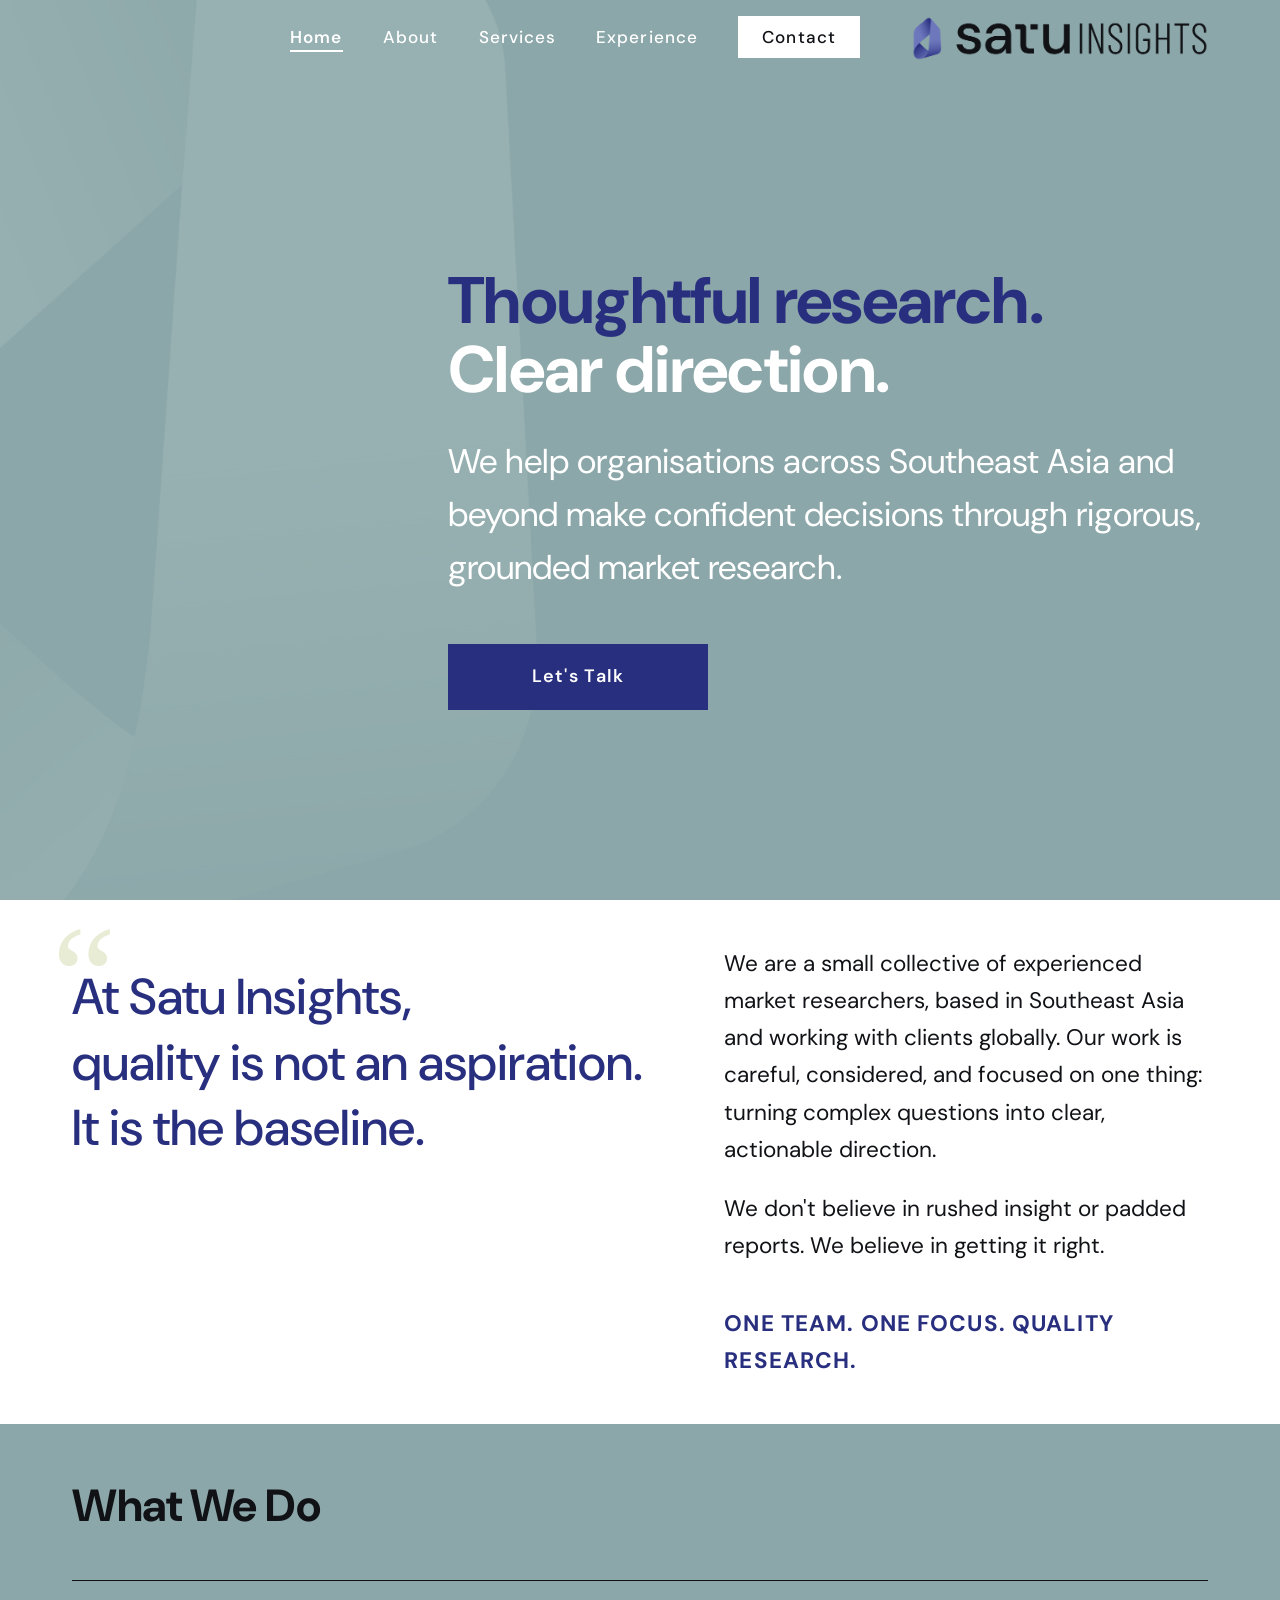
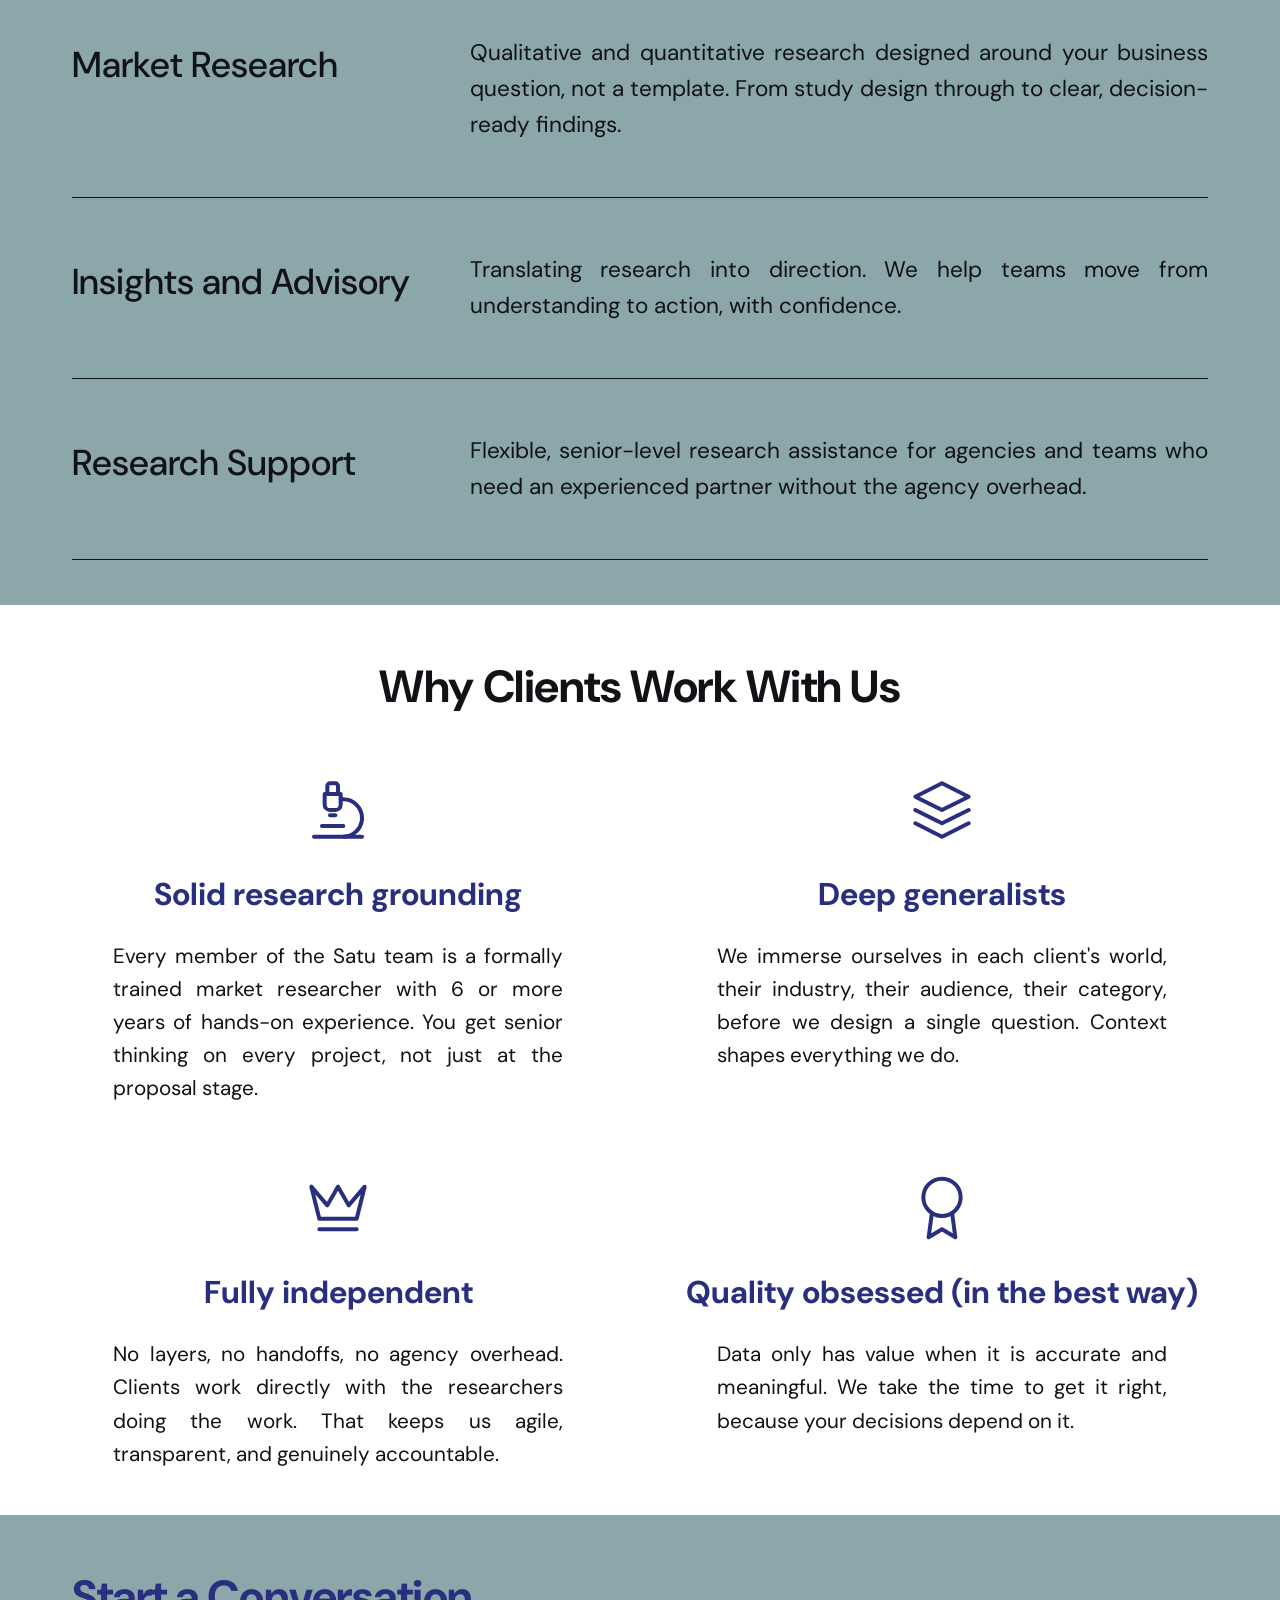
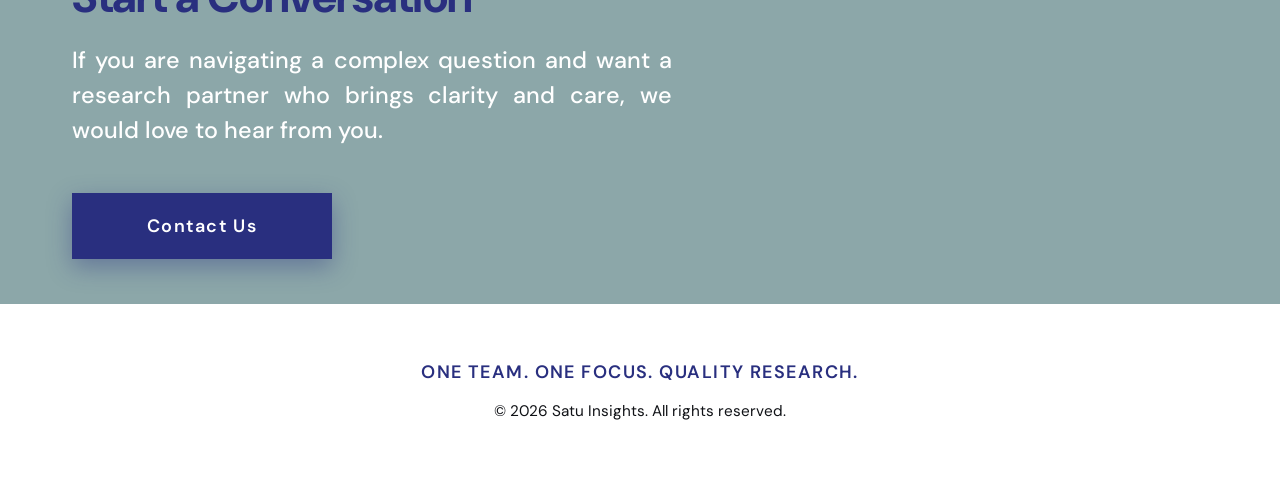
<file: index.html>
<!DOCTYPE html>
<html lang="en">

<head>
  <meta charset="UTF-8">
  <meta name="viewport" content="width=device-width, initial-scale=1.0">
  <title>Satu Insights | Market Research, Southeast Asia</title>
  <meta name="description"
    content="We help organisations across Southeast Asia and beyond make confident decisions through rigorous, grounded market research.">
  <link rel="preconnect" href="https://fonts.googleapis.com">
  <link rel="preconnect" href="https://fonts.gstatic.com" crossorigin>
  <link href="https://fonts.googleapis.com/css2?family=DM+Sans:wght@400;500;600;700&display=swap" rel="stylesheet">
  <link rel="icon" type="image/png" href="img/favicon.png">
  <link rel="stylesheet" href="css/style.css">
</head>

<body>
  <div class="ambient-bg" aria-hidden="true">
    <span class="blob blob-1"></span>
    <span class="blob blob-2"></span>
    <span class="blob blob-3"></span>
  </div>

  <header class="site-header">
    <div class="container header-inner">
      <a href="index.html" class="logo">
        <img src="img/logo.png" alt="Satu Insights Logo" class="logo-img">
      </a>
      <button class="nav-toggle" aria-label="Open menu" aria-expanded="false">
        <span></span>
        <span></span>
        <span></span>
      </button>
      <nav class="site-nav" aria-label="Main navigation">
        <ul>
          <li><a href="index.html" class="active">Home</a></li>
          <li><a href="about.html">About</a></li>
          <li><a href="services.html">Services</a></li>
          <li><a href="experience.html">Experience</a></li>
          <li><a href="contact.html" class="nav-cta">Contact</a></li>
        </ul>
      </nav>
    </div>
  </header>

  <main>
    <section class="hero">
      <div class="container">
        <h1 class="hero-animate"><span style="color: #292F7F;">Thoughtful research.</span><br>Clear direction.</h1>
        <p class="hero-sub hero-animate hero-animate-delay-1">We help organisations across Southeast Asia and beyond
          make confident decisions through rigorous, grounded market research.</p>
        <a href="contact.html" class="btn hero-animate hero-animate-delay-2">Let's talk</a>
      </div>
    </section>

    <div class="white-bg-wrapper">
      <section class="section intro-section">
        <div class="container reveal intro-grid">
          <div class="intro-left">
            <p class="lead">At Satu Insights,<br>quality is not an aspiration.<br>It is the baseline.</p>
          </div>
          <div class="intro-right">
            <p>We are a small collective of experienced market researchers, based in Southeast Asia and working with
              clients globally. Our work is careful, considered, and focused on one thing: turning complex questions
              into clear, actionable direction.</p>
            <p>We don't believe in rushed insight or padded reports. We believe in getting it right.</p>
            <p class="tagline">One Team. One Focus. Quality Research.</p>
          </div>
        </div>
      </section>

      <section class="section" style="background-color: #8CA7A9;">
        <div class="container">
          <h2 class="section-title reveal" style="margin-bottom: 2rem;">What We Do</h2>
          <div class="corrigan-list reveal">
            <div class="corrigan-item">
              <h3>Market Research</h3>
              <p>Qualitative and quantitative research designed around your business question, not a template. From
                study
                design through to clear, decision-ready findings.</p>
            </div>
            <div class="corrigan-item">
              <h3>Insights and Advisory</h3>
              <p>Translating research into direction. We help teams move from understanding to action, with confidence.
              </p>
            </div>
            <div class="corrigan-item">
              <h3>Research Support</h3>
              <p>Flexible, senior-level research assistance for agencies and teams who need an experienced partner
                without
                the agency overhead.</p>
            </div>
          </div>
        </div>
      </section>

      <section class="section feature-section" style="background-color: #FFFFFF;">
        <div class="container">
          <h2 class="section-title reveal" style="text-align: center; margin-bottom: 3rem;">Why Clients Work With Us
          </h2>
          <div class="clove-grid reveal">
            <div class="clove-item">
              <!-- Microscope SVG -->
              <svg class="clove-icon" xmlns="http://www.w3.org/2000/svg" viewBox="0 0 24 24" fill="none" stroke="#292F7F" stroke-width="1.5" stroke-linecap="round" stroke-linejoin="round" aria-hidden="true">
                <path d="M6 18h8"/>
                <path d="M3 22h18"/>
                <path d="M14 22a7 7 0 1 0 0-14h-1"/>
                <path d="M9 14h2"/>
                <path d="M9 12a2 2 0 0 1-2-2V6h6v4a2 2 0 0 1-2 2Z"/>
                <path d="M12 6V3a1 1 0 0 0-1-1H9a1 1 0 0 0-1 1v3"/>
              </svg>
              <h3>Solid research grounding</h3>
              <p>Every member of the Satu team is a formally trained market researcher with 6 or more years of hands-on
                experience. You get senior thinking on every project, not just at the proposal stage.</p>
            </div>
            <div class="clove-item">
              <!-- Layers SVG -->
              <svg class="clove-icon" xmlns="http://www.w3.org/2000/svg" viewBox="0 0 24 24" fill="none" stroke="#292F7F" stroke-width="1.5" stroke-linecap="round" stroke-linejoin="round" aria-hidden="true">
                <polygon points="12 2 2 7 12 12 22 7 12 2"/>
                <polyline points="2 12 12 17 22 12"/>
                <polyline points="2 17 12 22 22 17"/>
              </svg>
              <h3>Deep generalists</h3>
              <p>We immerse ourselves in each client's world, their industry, their audience, their category, before we
                design a single question. Context shapes everything we do.</p>
            </div>
            <div class="clove-item">
              <!-- Crown SVG -->
              <svg class="clove-icon" xmlns="http://www.w3.org/2000/svg" viewBox="0 0 24 24" fill="none" stroke="#292F7F" stroke-width="1.5" stroke-linecap="round" stroke-linejoin="round" aria-hidden="true">
                <path d="m2 4 3 12h14l3-12-6 7-4-7-4 7-6-7zm3 16h14"/>
              </svg>
              <h3>Fully independent</h3>
              <p>No layers, no handoffs, no agency overhead. Clients work directly with the researchers doing the work.
                That keeps us agile, transparent, and genuinely accountable.</p>
            </div>
            <div class="clove-item">
              <!-- Award SVG -->
              <svg class="clove-icon" xmlns="http://www.w3.org/2000/svg" viewBox="0 0 24 24" fill="none" stroke="#292F7F" stroke-width="1.5" stroke-linecap="round" stroke-linejoin="round" aria-hidden="true">
                <circle cx="12" cy="8" r="7"/>
                <polyline points="8.21 13.89 7 23 12 20 17 23 15.79 13.88"/>
              </svg>
              <h3>Quality obsessed (in the best way)</h3>
              <p>Data only has value when it is accurate and meaningful. We take the time to get it right, because your
                decisions depend on it.</p>
            </div>
          </div>
        </div>
      </section>

      <section class="section pill-cta-wrapper">
        <div class="container reveal">
          <div class="pill-cta">
            <div style="display: flex; flex-direction: column; gap: 0.5rem;">
              <h2 class="section-title" style="color: #292F7F; margin-bottom: 0;">Start a Conversation</h2>
              <p class="lead" style="margin-bottom: 0;">If you are navigating a complex question and want a research
                partner who brings clarity and
                care, we would love to hear from you.</p>
            </div>
            <a href="contact.html" class="btn pill-btn">Contact us</a>
          </div>
        </div>
      </section>
    </div>
  </main>

  <footer class="site-footer">
    <div class="container footer-inner">
      <p class="footer-tagline">One Team. One Focus. Quality Research.</p>
      <p class="footer-copy">&copy; 2026 Satu Insights. All rights reserved.</p>
    </div>
  </footer>

  <script src="js/main.js"></script>
</body>

</html>
</file>
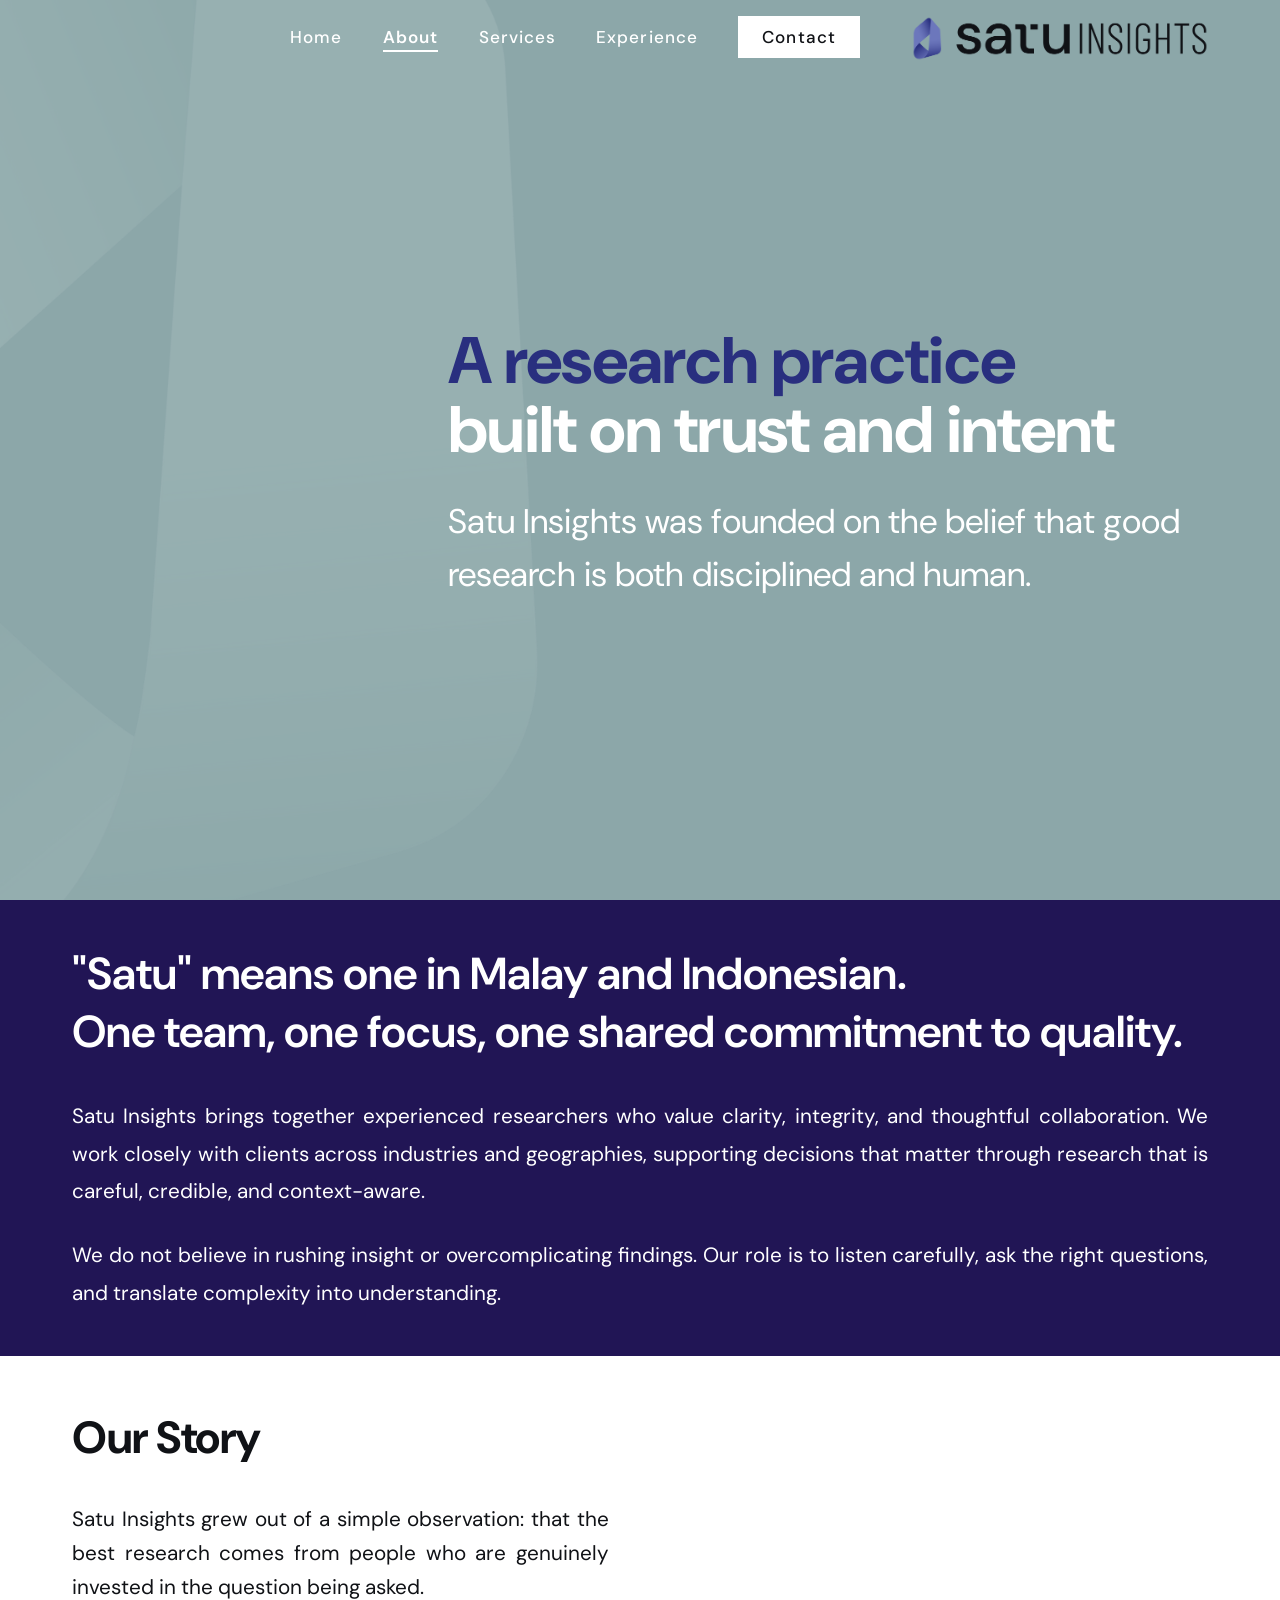
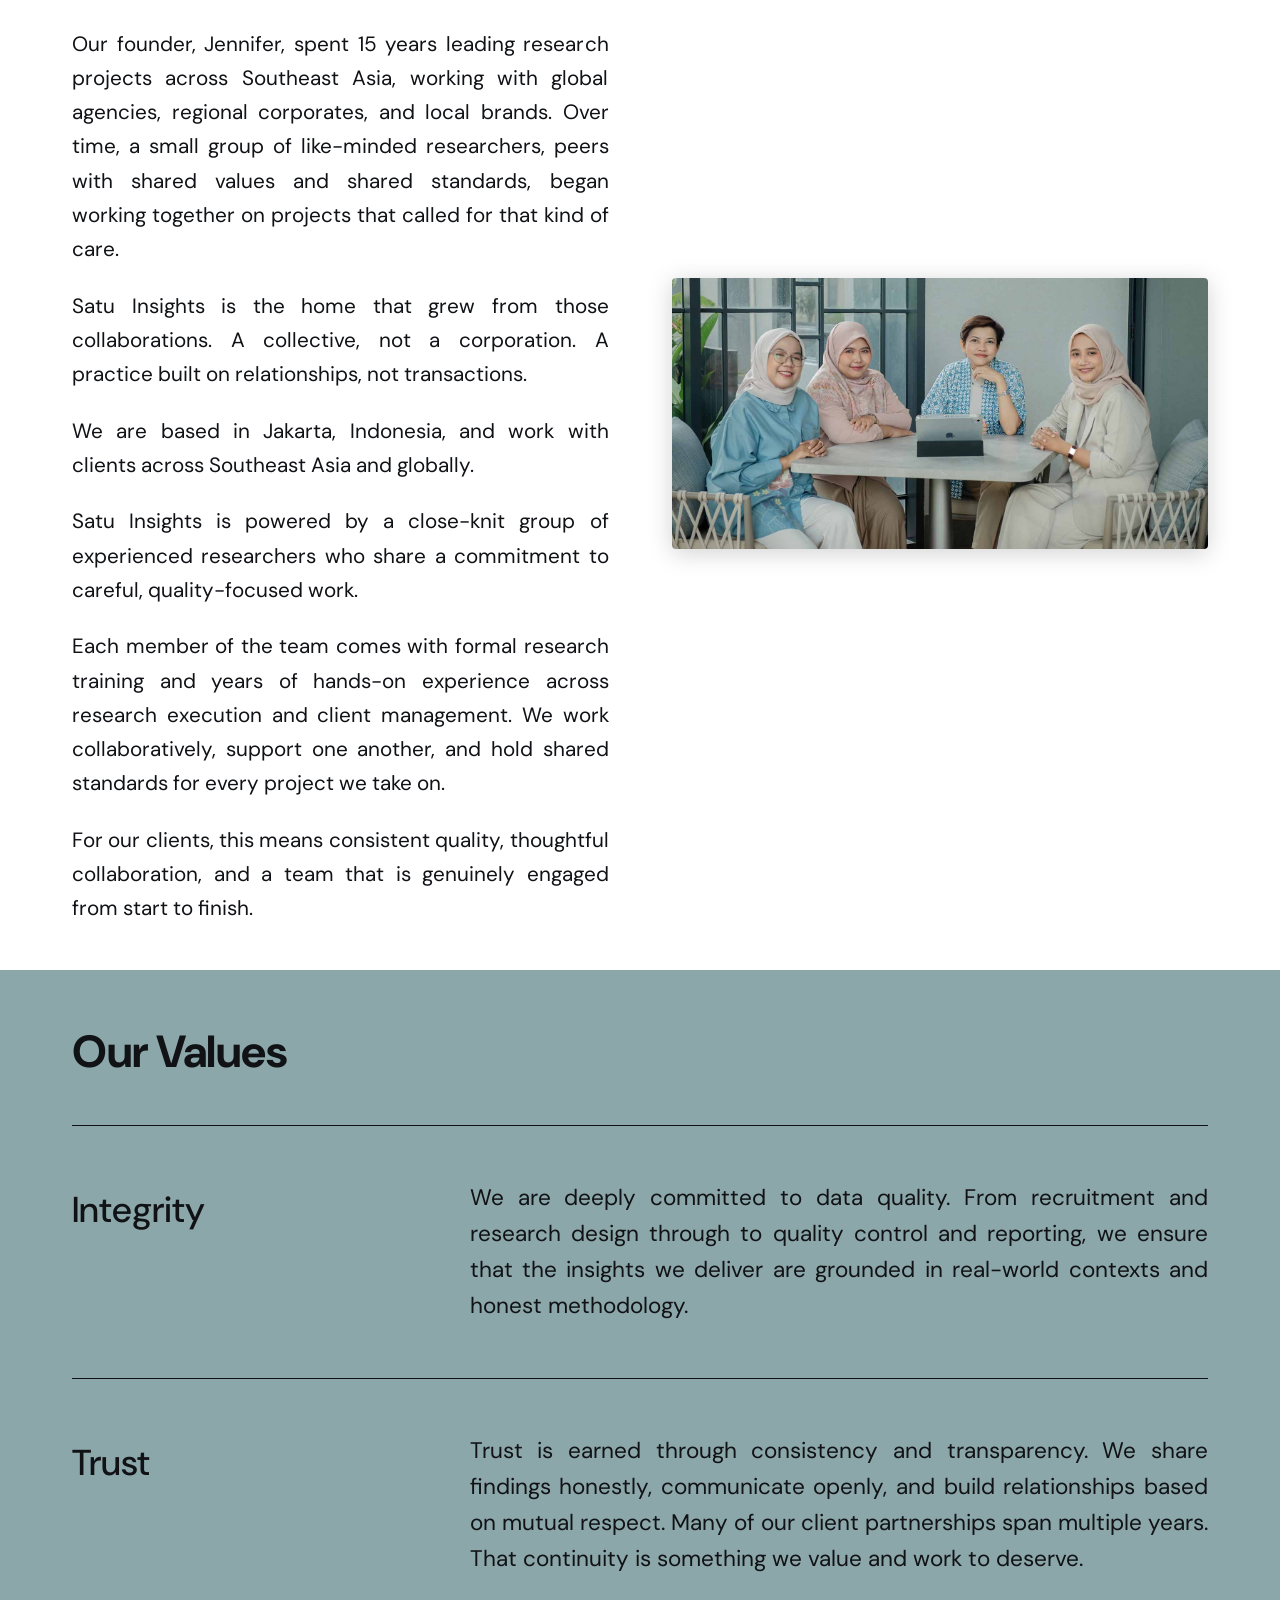
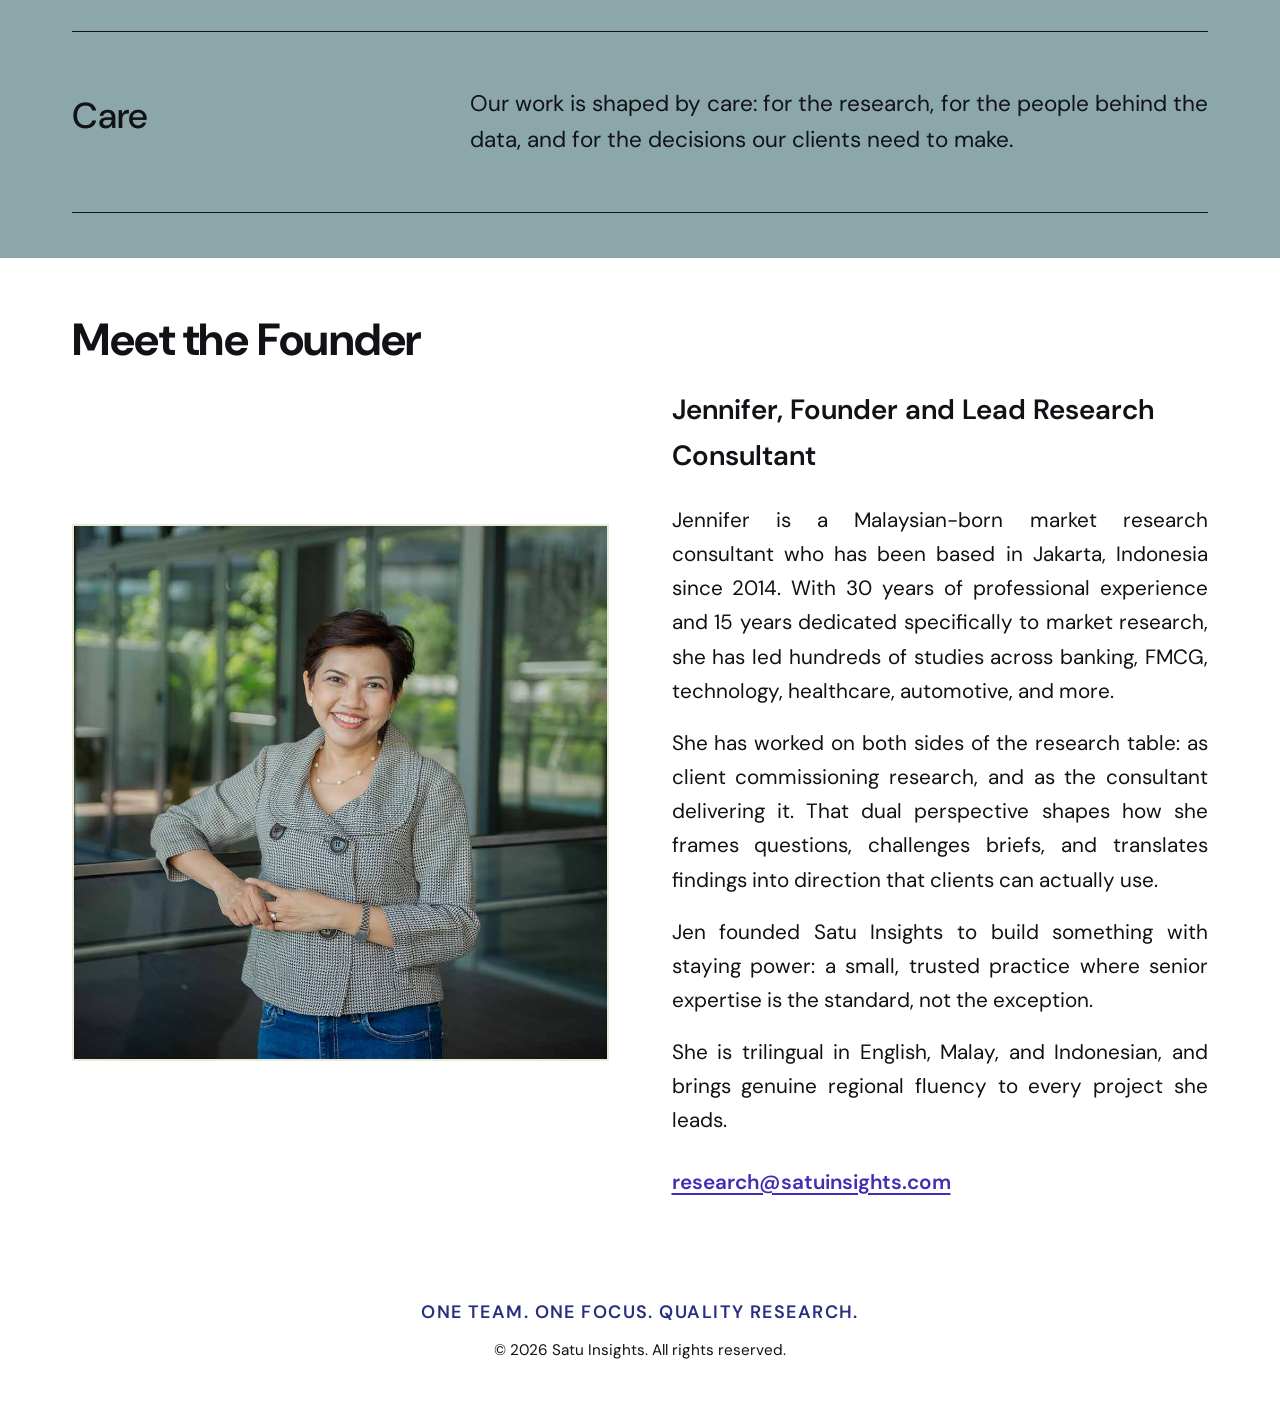
<file: about.html>
<!DOCTYPE html>
<html lang="en">

<head>
  <meta charset="UTF-8">
  <meta name="viewport" content="width=device-width, initial-scale=1.0">
  <title>About Us | Satu Insights</title>
  <meta name="description"
    content="Satu Insights was founded on the belief that good research is both disciplined and human.">
  <link rel="preconnect" href="https://fonts.googleapis.com">
  <link rel="preconnect" href="https://fonts.gstatic.com" crossorigin>
  <link href="https://fonts.googleapis.com/css2?family=DM+Sans:wght@400;500;600;700&display=swap" rel="stylesheet">
  <link rel="icon" type="image/png" href="img/favicon.png">
  <link rel="stylesheet" href="css/style.css">
</head>

<body>
  <div class="ambient-bg" aria-hidden="true">
    <span class="blob blob-1"></span>
    <span class="blob blob-2"></span>
    <span class="blob blob-3"></span>
  </div>

  <header class="site-header">
    <div class="container header-inner">
      <a href="index.html" class="logo">
        <img src="img/logo.png" alt="Satu Insights Logo" class="logo-img">
      </a>
      <button class="nav-toggle" aria-label="Open menu" aria-expanded="false">
        <span></span>
        <span></span>
        <span></span>
      </button>
      <nav class="site-nav" aria-label="Main navigation">
        <ul>
          <li><a href="index.html">Home</a></li>
          <li><a href="about.html" class="active">About</a></li>
          <li><a href="services.html">Services</a></li>
          <li><a href="experience.html">Experience</a></li>
          <li><a href="contact.html" class="nav-cta">Contact</a></li>
        </ul>
      </nav>
    </div>
  </header>

  <main>
    <section class="page-hero">
      <div class="container">
        <h1 class="hero-animate"><span style="color: #292F7F;">A research practice</span><br>built on trust and intent
        </h1>
        <p class="page-sub hero-animate hero-animate-delay-1" style="max-width: 900px;">Satu Insights was founded on the
          belief that good research is both disciplined and human.</p>
      </div>
    </section>

    <div class="white-bg-wrapper no-bg-image">

      <section class="section" style="background-color: #211555;">
        <div class="container reveal">
          <h2 style="color: #FFFFFF; font-size: clamp(1.8rem, 3.5vw, 2.6rem); line-height: 1.3; margin-bottom: 2rem; font-family: var(--font-family-serif, inherit); font-weight: 600;">
            "Satu" means one in Malay and Indonesian.<br>One team, one focus, one shared commitment to quality.
          </h2>
          <div style="font-size: 1.15rem; line-height: 1.8; color: #FFFFFF;">
            <p style="margin-bottom: 1.5rem; text-align: justify !important; color: #FFFFFF !important;">Satu Insights brings together experienced researchers who value clarity, integrity, and thoughtful collaboration. We work closely with clients across industries and geographies, supporting decisions that matter through research that is careful, credible, and context-aware.</p>
            <p style="text-align: justify !important; color: #FFFFFF !important;">We do not believe in rushing insight or overcomplicating findings. Our role is to listen carefully, ask the right questions, and translate complexity into understanding.</p>
          </div>
        </div>
      </section>

      <section class="section">
        <div class="container reveal">
          <h2 class="section-title" style="margin-bottom: 1.5rem;">Our Story</h2>
          <div class="story-block">
            <div class="story-content">
              <p>Satu Insights grew out of a simple observation: that the best research comes from people who are
                genuinely
                invested in the question being asked.</p>
              <p>Our founder, Jennifer, spent 15 years leading research projects across Southeast Asia, working with
                global
                agencies, regional corporates, and local brands. Over time, a small group of like-minded researchers,
                peers
                with shared values and shared standards, began working together on projects that called for that kind of
                care.
              </p>
              <p>Satu Insights is the home that grew from those collaborations. A collective, not a corporation. A
                practice
                built on relationships, not transactions.</p>
              <p>We are based in Jakarta, Indonesia, and work with clients across Southeast Asia and globally.</p>
              <p>Satu Insights is powered by a close-knit group of experienced researchers who share a commitment to
                careful, quality-focused work.</p>
              <p>Each member of the team comes with formal research training and years of hands-on experience across
                research execution and client management. We work collaboratively, support one another, and hold shared
                standards for every project we take on.</p>
              <p>For our clients, this means consistent quality, thoughtful collaboration, and a team that is genuinely
                engaged from start to finish.</p>
            </div>
            <div class="story-image">
              <img src="img/our_team.jpg" alt="Satu Insights Team"
                style="width: 100%; border-radius: var(--radius); box-shadow: var(--shadow-card);">
            </div>
          </div>
        </div>
      </section>

      <section class="section" style="background-color: #8CA7A9;">
        <div class="container">
          <h2 class="section-title reveal" style="margin-bottom: 2rem;">Our Values</h2>
          <div class="corrigan-list reveal">
            <div class="corrigan-item">
              <h3>Integrity</h3>
              <p>We are deeply committed to data quality. From recruitment and research design through to quality
                control
                and reporting, we ensure that the insights we deliver are grounded in real-world contexts and honest
                methodology.</p>
            </div>
            <div class="corrigan-item">
              <h3>Trust</h3>
              <p>Trust is earned through consistency and transparency. We share findings honestly, communicate openly,
                and
                build relationships based on mutual respect. Many of our client partnerships span multiple years. That
                continuity is something we value and work to deserve.</p>
            </div>
            <div class="corrigan-item">
              <h3>Care</h3>
              <p>Our work is shaped by care: for the research, for the people behind the data, and for the decisions our
                clients need to make.</p>
            </div>
          </div>
        </div>
      </section>

      <section class="section">
        <div class="container">
          <h2 class="section-title reveal" style="margin-bottom: 0.5rem;">Meet the Founder</h2>
          <div class="founder-block reveal">
            <div class="founder-photo">
              <img src="img/founder.jpg" alt="Jennifer, Founder and Lead Research Consultant"
                style="width: 100%; height: 100%; object-fit: cover;">
            </div>
            <div class="founder-bio">
              <h3>Jennifer, Founder and Lead Research Consultant</h3>
              <p>Jennifer is a Malaysian-born market research consultant who has been based in Jakarta, Indonesia since
                2014. With 30 years of professional experience and 15 years dedicated specifically to market research,
                she
                has led hundreds of studies across banking, FMCG, technology, healthcare, automotive, and more.</p>
              <p>She has worked on both sides of the research table: as client commissioning research, and as the
                consultant delivering it. That dual perspective shapes how she frames questions, challenges briefs, and
                translates findings into direction that clients can actually use.</p>
              <p>Jen founded Satu Insights to build something with staying power: a small, trusted practice where senior
                expertise is the standard, not the exception.</p>
              <p>She is trilingual in English, Malay, and Indonesian, and brings genuine regional fluency to every
                project
                she leads.</p>
              <p class="founder-contact"><a href="mailto:research@satuinsights.com">research@satuinsights.com</a></p>
            </div>
          </div>
        </div>
      </section>


    </div>
  </main>

  <footer class="site-footer">
    <div class="container footer-inner">
      <p class="footer-tagline">One Team. One Focus. Quality Research.</p>
      <p class="footer-copy">&copy; 2026 Satu Insights. All rights reserved.</p>
    </div>
  </footer>

  <script src="js/main.js"></script>
</body>

</html>
</file>
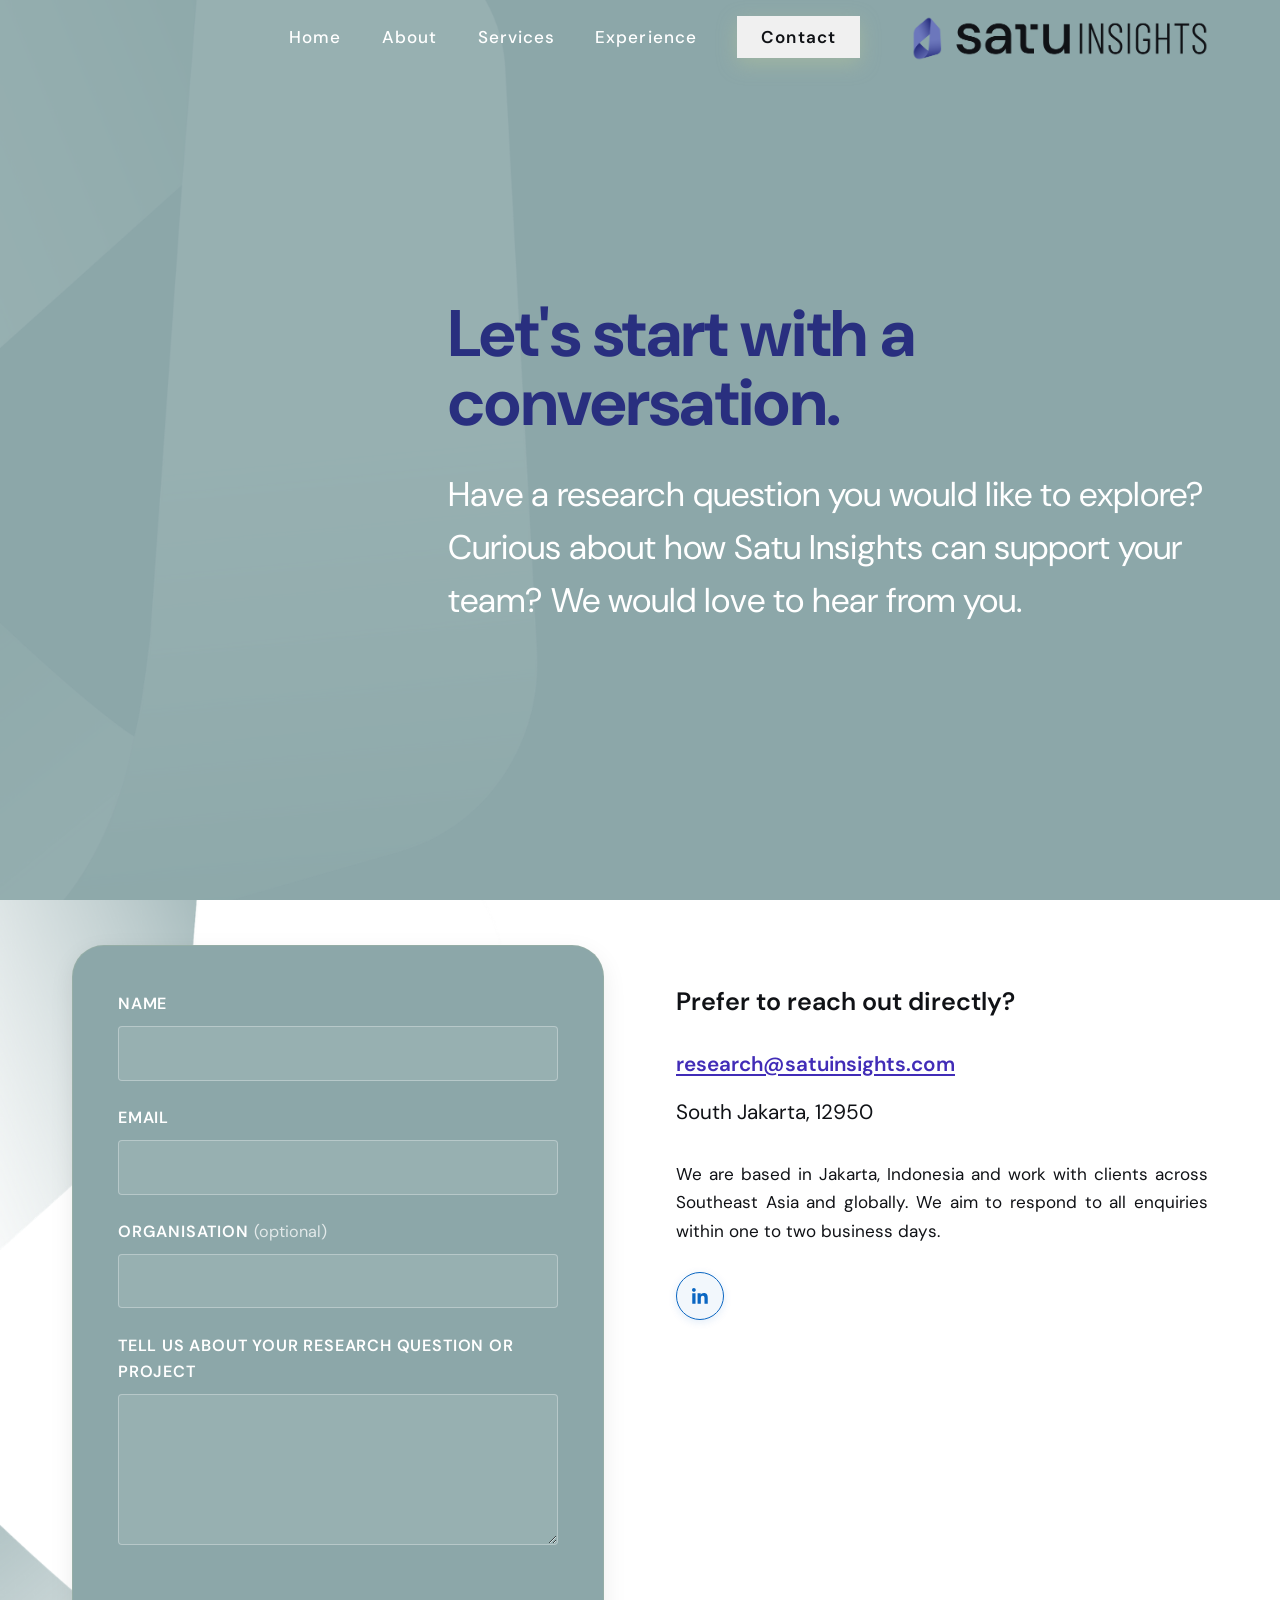
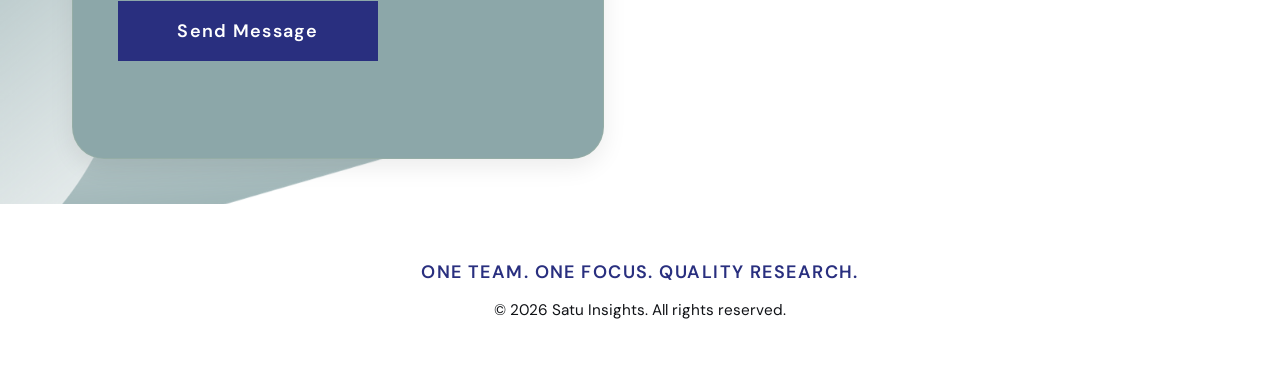
<file: contact.html>
<!DOCTYPE html>
<html lang="en">

<head>
  <meta charset="UTF-8">
  <meta name="viewport" content="width=device-width, initial-scale=1.0">
  <title>Contact | Satu Insights</title>
  <meta name="description"
    content="Have a research question you would like to explore? We would love to hear from you.">
  <link rel="preconnect" href="https://fonts.googleapis.com">
  <link rel="preconnect" href="https://fonts.gstatic.com" crossorigin>
  <link href="https://fonts.googleapis.com/css2?family=DM+Sans:wght@400;500;600;700&display=swap" rel="stylesheet">
  <link rel="icon" type="image/png" href="img/favicon.png">
  <link rel="stylesheet" href="css/style.css">
</head>

<body>
  <div class="ambient-bg" aria-hidden="true">
    <span class="blob blob-1"></span>
    <span class="blob blob-2"></span>
    <span class="blob blob-3"></span>
  </div>

  <header class="site-header">
    <div class="container header-inner">
      <a href="index.html" class="logo">
        <img src="img/logo.png" alt="Satu Insights Logo" class="logo-img">
      </a>
      <button class="nav-toggle" aria-label="Open menu" aria-expanded="false">
        <span></span>
        <span></span>
        <span></span>
      </button>
      <nav class="site-nav" aria-label="Main navigation">
        <ul>
          <li><a href="index.html">Home</a></li>
          <li><a href="about.html">About</a></li>
          <li><a href="services.html">Services</a></li>
          <li><a href="experience.html">Experience</a></li>
          <li><a href="contact.html" class="active nav-cta">Contact</a></li>
        </ul>
      </nav>
    </div>
  </header>

  <main>
    <section class="page-hero">
      <div class="container">
        <h1 class="hero-animate"><span style="color: #292F7F;">Let's start with a conversation.</span></h1>
        <p class="page-sub hero-animate hero-animate-delay-1">Have a research question you would like to explore?
          Curious about how Satu Insights can support your team? We would love to hear from you.</p>
      </div>
    </section>

    <div class="white-bg-wrapper">
      <section class="section">
        <div class="container">
          <div class="contact-layout">
            <form class="contact-form reveal" id="contactForm" novalidate>
              <div class="form-group">
                <label for="name">Name</label>
                <input type="text" id="name" name="name" required autocomplete="name">
              </div>
              <div class="form-group">
                <label for="email">Email</label>
                <input type="email" id="email" name="email" required autocomplete="email">
              </div>
              <div class="form-group">
                <label for="organisation">Organisation <span class="optional">(optional)</span></label>
                <input type="text" id="organisation" name="organisation" autocomplete="organization">
              </div>
              <div class="form-group">
                <label for="message">Tell us about your research question or project</label>
                <textarea id="message" name="message" rows="5" required></textarea>
              </div>
              <button type="submit" class="btn">Send message</button>
              <p class="form-feedback" id="formFeedback" role="status" aria-live="polite"></p>
            </form>

            <aside class="contact-direct reveal reveal-delay-2">
              <h2>Prefer to reach out directly?</h2>
              <p><a href="mailto:research@satuinsights.com">research@satuinsights.com</a></p>
              <p>South Jakarta, 12950</p>
              <p class="contact-note">We are based in Jakarta, Indonesia and work with clients across Southeast Asia and
                globally. We aim to respond to all enquiries within one to two business days.</p>
              <div class="contact-social">
                <a href="https://www.linkedin.com/company/satu-insights/" target="_blank" rel="noopener noreferrer" class="contact-linkedin-link" aria-label="Follow Satu Insights on LinkedIn" title="Follow Satu Insights on LinkedIn">
                  <svg class="linkedin-icon" width="22" height="22" viewBox="0 0 24 24" fill="currentColor" aria-hidden="true">
                    <path d="M20.447 20.452h-3.554v-5.569c0-1.328-.027-3.037-1.852-3.037-1.853 0-2.136 1.445-2.136 2.939v5.667H9.351V9h3.414v1.561h.046c.477-.9 1.637-1.85 3.37-1.85 3.601 0 4.267 2.37 4.267 5.455v6.286zM5.337 7.433c-1.144 0-2.063-.926-2.063-2.065 0-1.138.92-2.063 2.063-2.063 1.14 0 2.064.925 2.064 2.063 0 1.139-.925 2.065-2.064 2.065zm1.782 13.019H3.555V9h3.564v11.452z"/>
                  </svg>
                </a>
              </div>
            </aside>
          </div>
        </div>
      </section>
    </div>
  </main>

  <footer class="site-footer">
    <div class="container footer-inner">
      <p class="footer-tagline">One Team. One Focus. Quality Research.</p>
      <p class="footer-copy">&copy; 2026 Satu Insights. All rights reserved.</p>
    </div>
  </footer>

  <script src="js/main.js"></script>
</body>

</html>
</file>
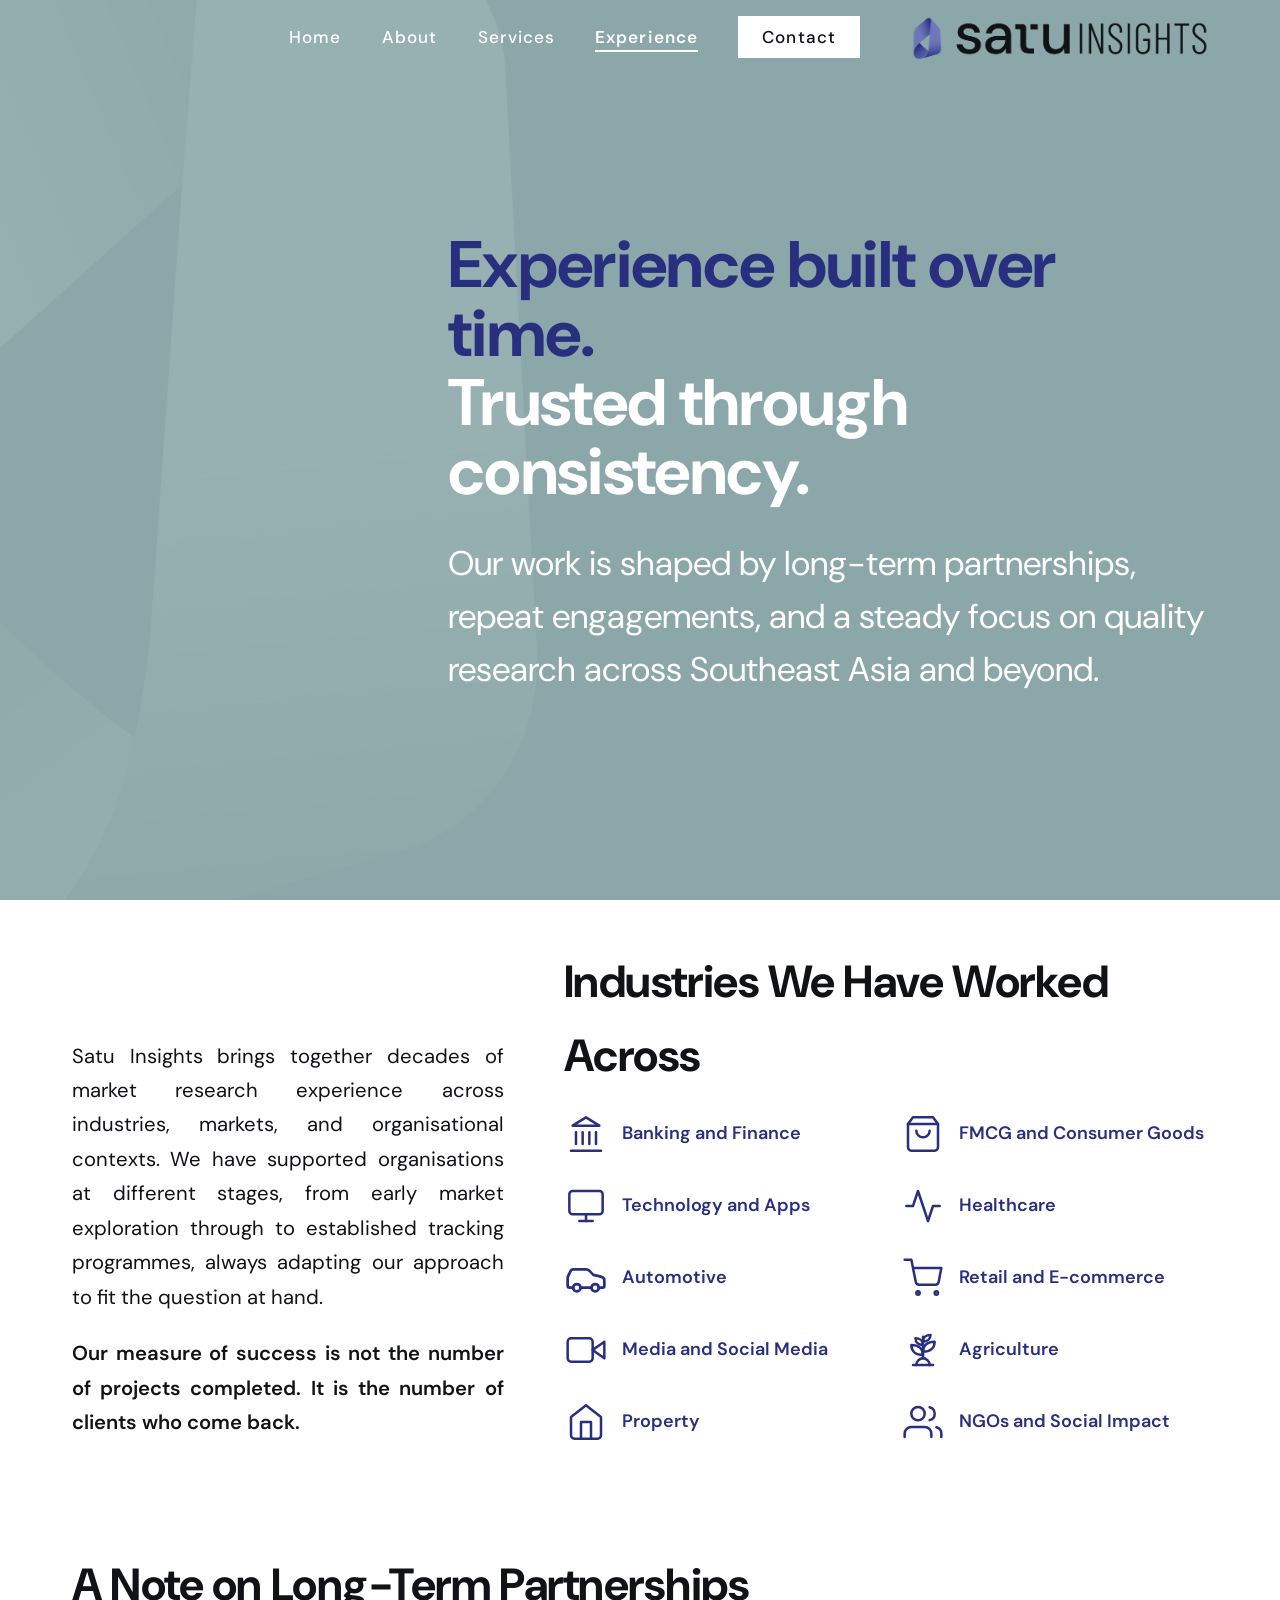
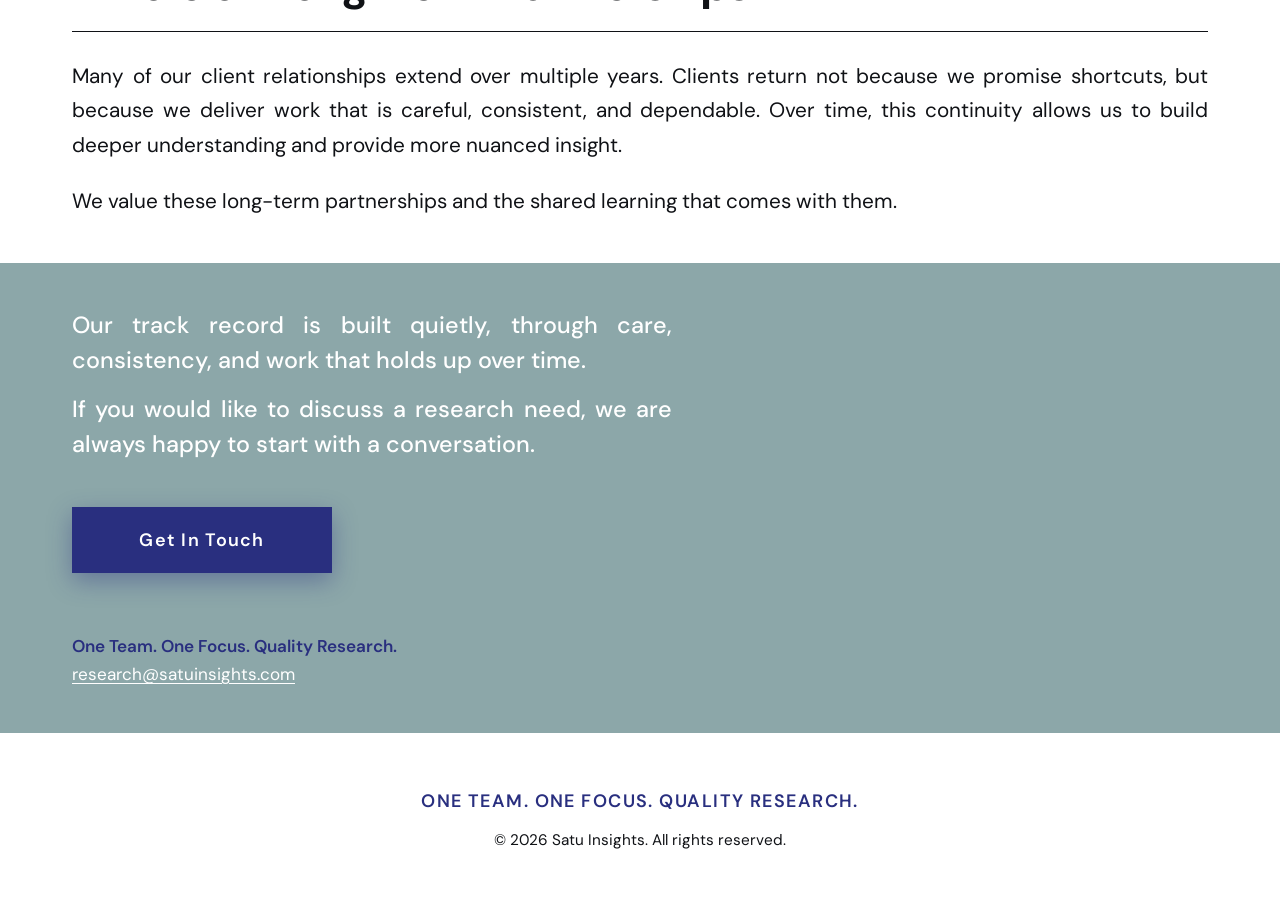
<file: experience.html>
<!DOCTYPE html>
<html lang="en">

<head>
  <meta charset="UTF-8">
  <meta name="viewport" content="width=device-width, initial-scale=1.0">
  <title>Our Experience | Satu Insights</title>
  <meta name="description"
    content="Experience built over time. Trusted through consistency across Southeast Asia and beyond.">
  <link rel="preconnect" href="https://fonts.googleapis.com">
  <link rel="preconnect" href="https://fonts.gstatic.com" crossorigin>
  <link href="https://fonts.googleapis.com/css2?family=DM+Sans:wght@400;500;600;700&display=swap" rel="stylesheet">
  <link rel="icon" type="image/png" href="img/favicon.png">
  <link rel="stylesheet" href="css/style.css">
</head>

<body>
  <div class="ambient-bg" aria-hidden="true">
    <span class="blob blob-1"></span>
    <span class="blob blob-2"></span>
    <span class="blob blob-3"></span>
  </div>

  <header class="site-header">
    <div class="container header-inner">
      <a href="index.html" class="logo">
        <img src="img/logo.png" alt="Satu Insights Logo" class="logo-img">
      </a>
      <button class="nav-toggle" aria-label="Open menu" aria-expanded="false">
        <span></span>
        <span></span>
        <span></span>
      </button>
      <nav class="site-nav" aria-label="Main navigation">
        <ul>
          <li><a href="index.html">Home</a></li>
          <li><a href="about.html">About</a></li>
          <li><a href="services.html">Services</a></li>
          <li><a href="experience.html" class="active">Experience</a></li>
          <li><a href="contact.html" class="nav-cta">Contact</a></li>
        </ul>
      </nav>
    </div>
  </header>

  <main>
    <section class="page-hero">
      <div class="container">
        <h1 class="hero-animate"><span style="color: #292F7F;">Experience built over time.</span><br>Trusted through
          consistency.</h1>
        <p class="page-sub hero-animate hero-animate-delay-1">Our work is shaped by long-term partnerships, repeat
          engagements, and a steady focus on quality research across Southeast Asia and beyond.</p>
      </div>
    </section>

    <div class="white-bg-wrapper no-bg-image">
      <section class="section">
        <div class="container">
          <div class="industry-split reveal">
            <div class="industry-left" style="padding-top: 5.2rem;">
              <p>Satu Insights brings together decades of market research experience across industries, markets, and
                organisational contexts. We have supported organisations at different stages, from early market
                exploration
                through to established tracking programmes, always adapting our approach to fit the question at hand.
              </p>
              <p style="margin-top: 1.2rem; font-weight: 600;">Our measure of success is not the number of projects
                completed. It is the number of clients who come back.</p>
            </div>
            <div class="industry-right">
              <h2 class="section-title" style="text-align: left; margin-bottom: 0.25rem;">Industries We Have Worked
                Across</h2>
              <div class="industry-grid">
                <div class="industry-item">
                  <span class="industry-icon">
                    <svg xmlns="http://www.w3.org/2000/svg" width="32" height="32" viewBox="0 0 24 24" fill="none"
                      stroke="currentColor" stroke-width="1.5" stroke-linecap="round" stroke-linejoin="round">
                      <line x1="3" y1="22" x2="21" y2="22" />
                      <line x1="6" y1="18" x2="6" y2="11" />
                      <line x1="10" y1="18" x2="10" y2="11" />
                      <line x1="14" y1="18" x2="14" y2="11" />
                      <line x1="18" y1="18" x2="18" y2="11" />
                      <polygon points="12 2 20 7 4 7" />
                    </svg>
                  </span>
                  <h3>Banking and Finance</h3>
                </div>
                <div class="industry-item">
                  <span class="industry-icon">
                    <svg xmlns="http://www.w3.org/2000/svg" width="32" height="32" viewBox="0 0 24 24" fill="none"
                      stroke="currentColor" stroke-width="1.5" stroke-linecap="round" stroke-linejoin="round">
                      <path d="M6 2L3 6v14a2 2 0 002 2h14a2 2 0 002-2V6l-3-4z" />
                      <line x1="3" y1="6" x2="21" y2="6" />
                      <path d="M16 10a4 4 0 01-8 0" />
                    </svg>
                  </span>
                  <h3>FMCG and Consumer Goods</h3>
                </div>
                <div class="industry-item">
                  <span class="industry-icon">
                    <svg xmlns="http://www.w3.org/2000/svg" width="32" height="32" viewBox="0 0 24 24" fill="none"
                      stroke="currentColor" stroke-width="1.5" stroke-linecap="round" stroke-linejoin="round">
                      <rect x="2" y="3" width="20" height="14" rx="2" ry="2" />
                      <line x1="8" y1="21" x2="16" y2="21" />
                      <line x1="12" y1="17" x2="12" y2="21" />
                    </svg>
                  </span>
                  <h3>Technology and Apps</h3>
                </div>
                <div class="industry-item">
                  <span class="industry-icon">
                    <svg xmlns="http://www.w3.org/2000/svg" width="32" height="32" viewBox="0 0 24 24" fill="none"
                      stroke="currentColor" stroke-width="1.5" stroke-linecap="round" stroke-linejoin="round">
                      <path d="M22 12h-4l-3 9L9 3l-3 9H2" />
                    </svg>
                  </span>
                  <h3>Healthcare</h3>
                </div>
                <div class="industry-item">
                  <span class="industry-icon" style="width: 32; height: 32;">
                    <svg xmlns="http://www.w3.org/2000/svg" viewBox="0 0 24 24" fill="none" stroke="currentColor"
                      stroke-width="1.5" stroke-linecap="round" stroke-linejoin="round"
                      style="width: 47px; height: 47px;">
                      <path
                        d="M19 17h2c.6 0 1-.4 1-1v-3c0-.9-.7-1.7-1.5-1.9C18.7 10.6 16 10 16 10s-1.3-1.4-2.2-2.3c-.5-.4-1.1-.7-1.8-.7H5c-.6 0-1.1.4-1.4.9l-1.4 2.9A3.7 3.7 0 0 0 2 12v4c0 .6.4 1 1 1h2" />
                      <circle cx="7" cy="17" r="2" />
                      <path d="M9 17h6" />
                      <circle cx="17" cy="17" r="2" />
                    </svg>
                  </span>
                  <h3>Automotive</h3>
                </div>
                <div class="industry-item">
                  <span class="industry-icon">
                    <svg xmlns="http://www.w3.org/2000/svg" width="32" height="32" viewBox="0 0 24 24" fill="none"
                      stroke="currentColor" stroke-width="1.5" stroke-linecap="round" stroke-linejoin="round">
                      <circle cx="9" cy="21" r="1" />
                      <circle cx="20" cy="21" r="1" />
                      <path d="M1 1h4l2.68 13.39a2 2 0 002 1.61h9.72a2 2 0 002-1.61L23 6H6" />
                    </svg>
                  </span>
                  <h3>Retail and E-commerce</h3>
                </div>
                <div class="industry-item">
                  <span class="industry-icon">
                    <svg xmlns="http://www.w3.org/2000/svg" width="32" height="32" viewBox="0 0 24 24" fill="none"
                      stroke="currentColor" stroke-width="1.5" stroke-linecap="round" stroke-linejoin="round">
                      <path d="M23 7l-7 5 7 5V7z" />
                      <rect x="1" y="5" width="15" height="14" rx="2" ry="2" />
                    </svg>
                  </span>
                  <h3>Media and Social Media</h3>
                </div>
                <div class="industry-item">
                  <span class="industry-icon">
                    <svg xmlns="http://www.w3.org/2000/svg" width="32" height="32" viewBox="0 0 24 24" fill="none"
                      stroke="currentColor" stroke-width="1.5" stroke-linecap="round" stroke-linejoin="round">
                      <path d="M6 21h12" />
                      <path d="M8 21a4 4 0 0 1 8 0" />
                      <path d="M12 17V4" />
                      <path d="M12 15c-4 0-7-2-7-6 4 0 7 2 7 6Z" />
                      <path d="M12 13c4 0 7-2 7-6-4 0-7 2-7 6Z" />
                      <path d="M12 9c-2.5 0-4.5-1.5-4.5-4 2.5 0 4.5 1.5 4.5 4Z" />
                      <path d="M12 7c2.5 0 4.5-1.5 4.5-4-2.5 0-4.5 1.5-4.5 4Z" />
                    </svg>
                  </span>
                  <h3>Agriculture</h3>
                </div>
                <div class="industry-item">
                  <span class="industry-icon">
                    <svg xmlns="http://www.w3.org/2000/svg" width="32" height="32" viewBox="0 0 24 24" fill="none"
                      stroke="currentColor" stroke-width="1.5" stroke-linecap="round" stroke-linejoin="round">
                      <path d="M3 9l9-7 9 7v11a2 2 0 01-2 2H5a2 2 0 01-2-2z" />
                      <polyline points="9 22 9 12 15 12 15 22" />
                    </svg>
                  </span>
                  <h3>Property</h3>
                </div>
                <div class="industry-item">
                  <span class="industry-icon">
                    <svg xmlns="http://www.w3.org/2000/svg" width="32" height="32" viewBox="0 0 24 24" fill="none"
                      stroke="currentColor" stroke-width="1.5" stroke-linecap="round" stroke-linejoin="round">
                      <path d="M17 21v-2a4 4 0 00-4-4H5a4 4 0 00-4 4v2" />
                      <circle cx="9" cy="7" r="4" />
                      <path d="M23 21v-2a4 4 0 00-3-3.87" />
                      <path d="M16 3.13a4 4 0 010 7.75" />
                    </svg>
                  </span>
                  <h3>NGOs and Social Impact</h3>
                </div>
              </div>
            </div>
          </div>
        </div>
      </section>

      <section class="section">
        <div class="container reveal">
          <h2 class="section-title"
            style="margin-bottom: 1.5rem; padding-bottom: 0.5rem; border-bottom: 1px solid #101216;">A Note on Long-Term
            Partnerships</h2>
          <p>Many of our client relationships extend over multiple years. Clients return not because we promise
            shortcuts,
            but because we deliver work that is careful, consistent, and dependable. Over time, this continuity allows
            us
            to build deeper understanding and provide more nuanced insight.</p>
          <p>We value these long-term partnerships and the shared learning that comes with them.</p>
        </div>
      </section>

      <section class="section pill-cta-wrapper">
        <div class="container reveal">
          <div class="pill-cta">
            <p class="lead">Our track record is built quietly, through care, consistency, and work that holds up over
              time.</p>
            <p class="lead">If you would like to discuss a research need, we are always happy to start with a
              conversation.</p>
            <a href="contact.html" class="btn pill-btn">Get in touch</a>
            <p class="closing-contact" style="color: rgba(255,255,255,0.7) !important;">
              <span style="color: #292F7F !important; font-weight: 600;">One Team. One Focus. Quality
                Research.</span><br>
              <a href="mailto:research@satuinsights.com" style="color: white !important;">research@satuinsights.com</a>
            </p>
          </div>
        </div>
      </section>
    </div>
  </main>

  <footer class="site-footer">
    <div class="container footer-inner">
      <p class="footer-tagline" style="color: #292F7F !important; font-weight: 600;">One Team. One Focus. Quality
        Research.</p>
      <p class="footer-copy">&copy; 2026 Satu Insights. All rights reserved.</p>
    </div>
  </footer>

  <script src="js/main.js"></script>
</body>

</html>
</file>
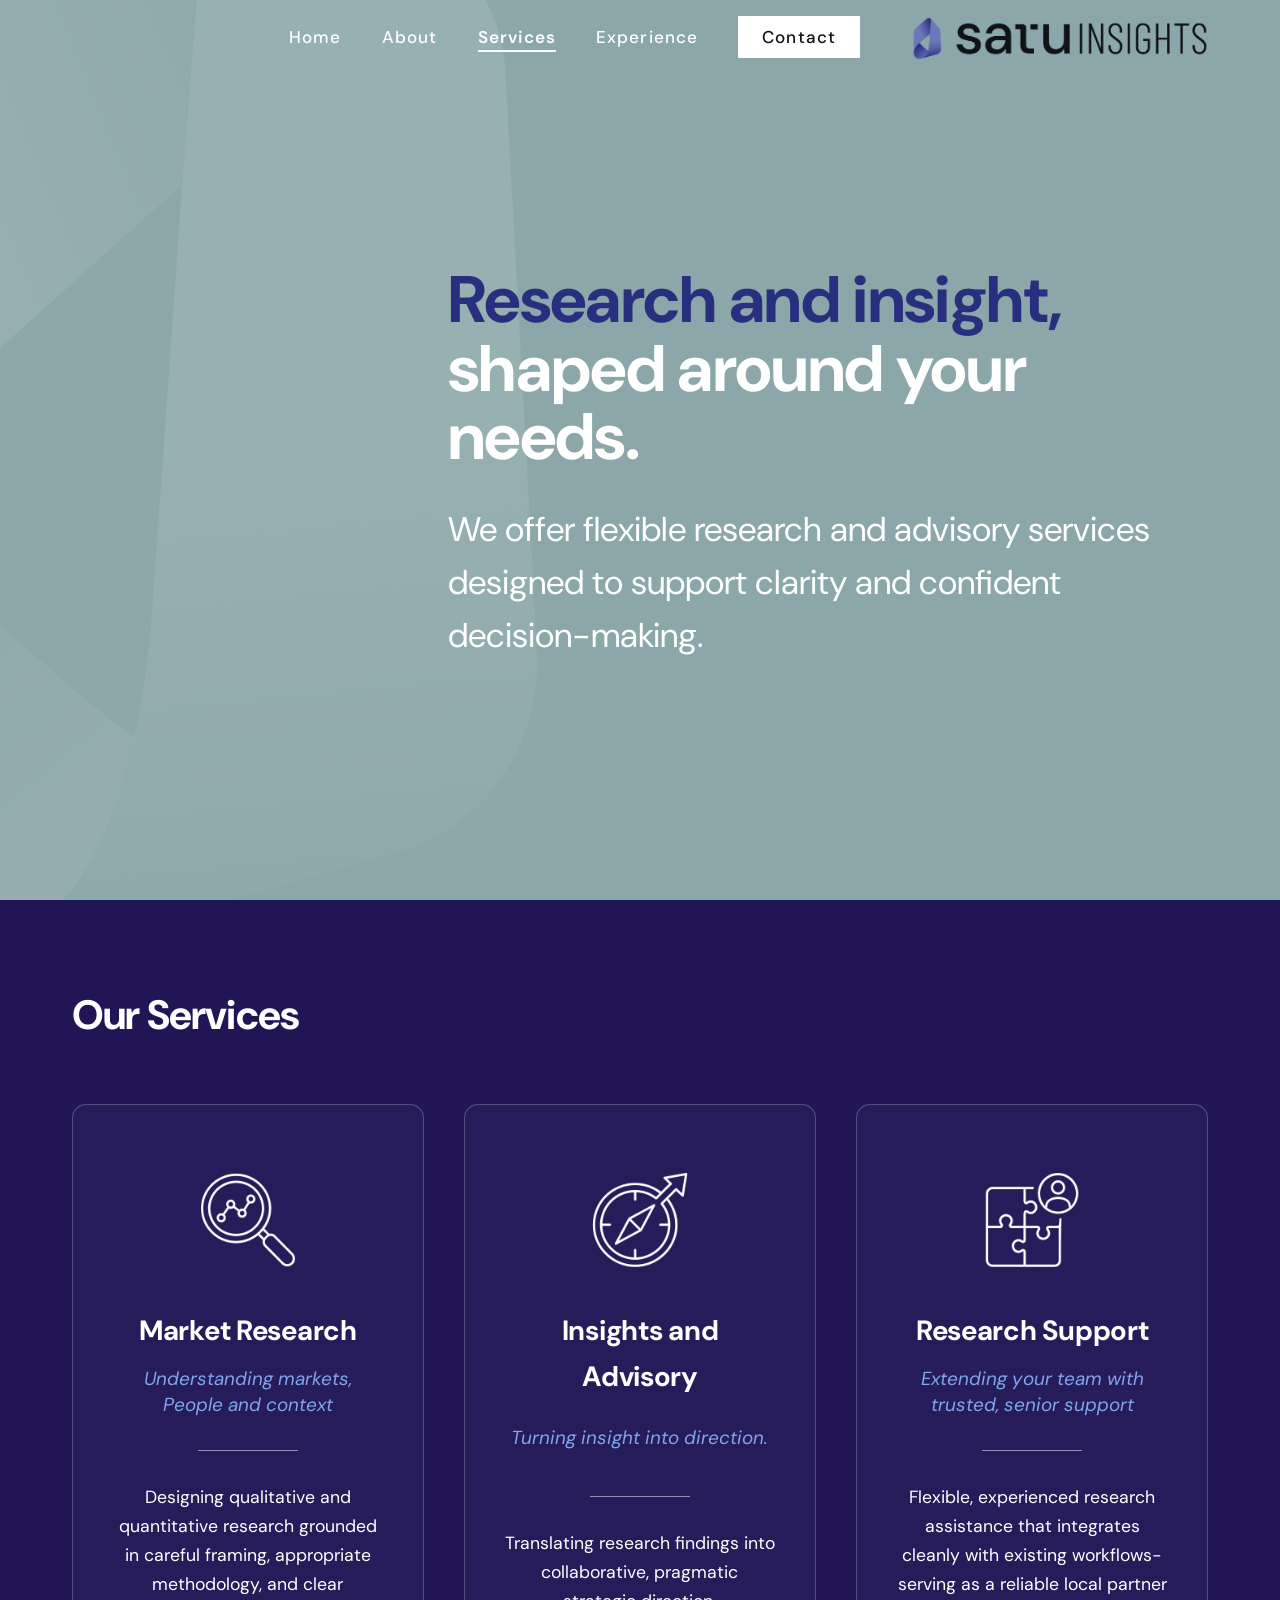
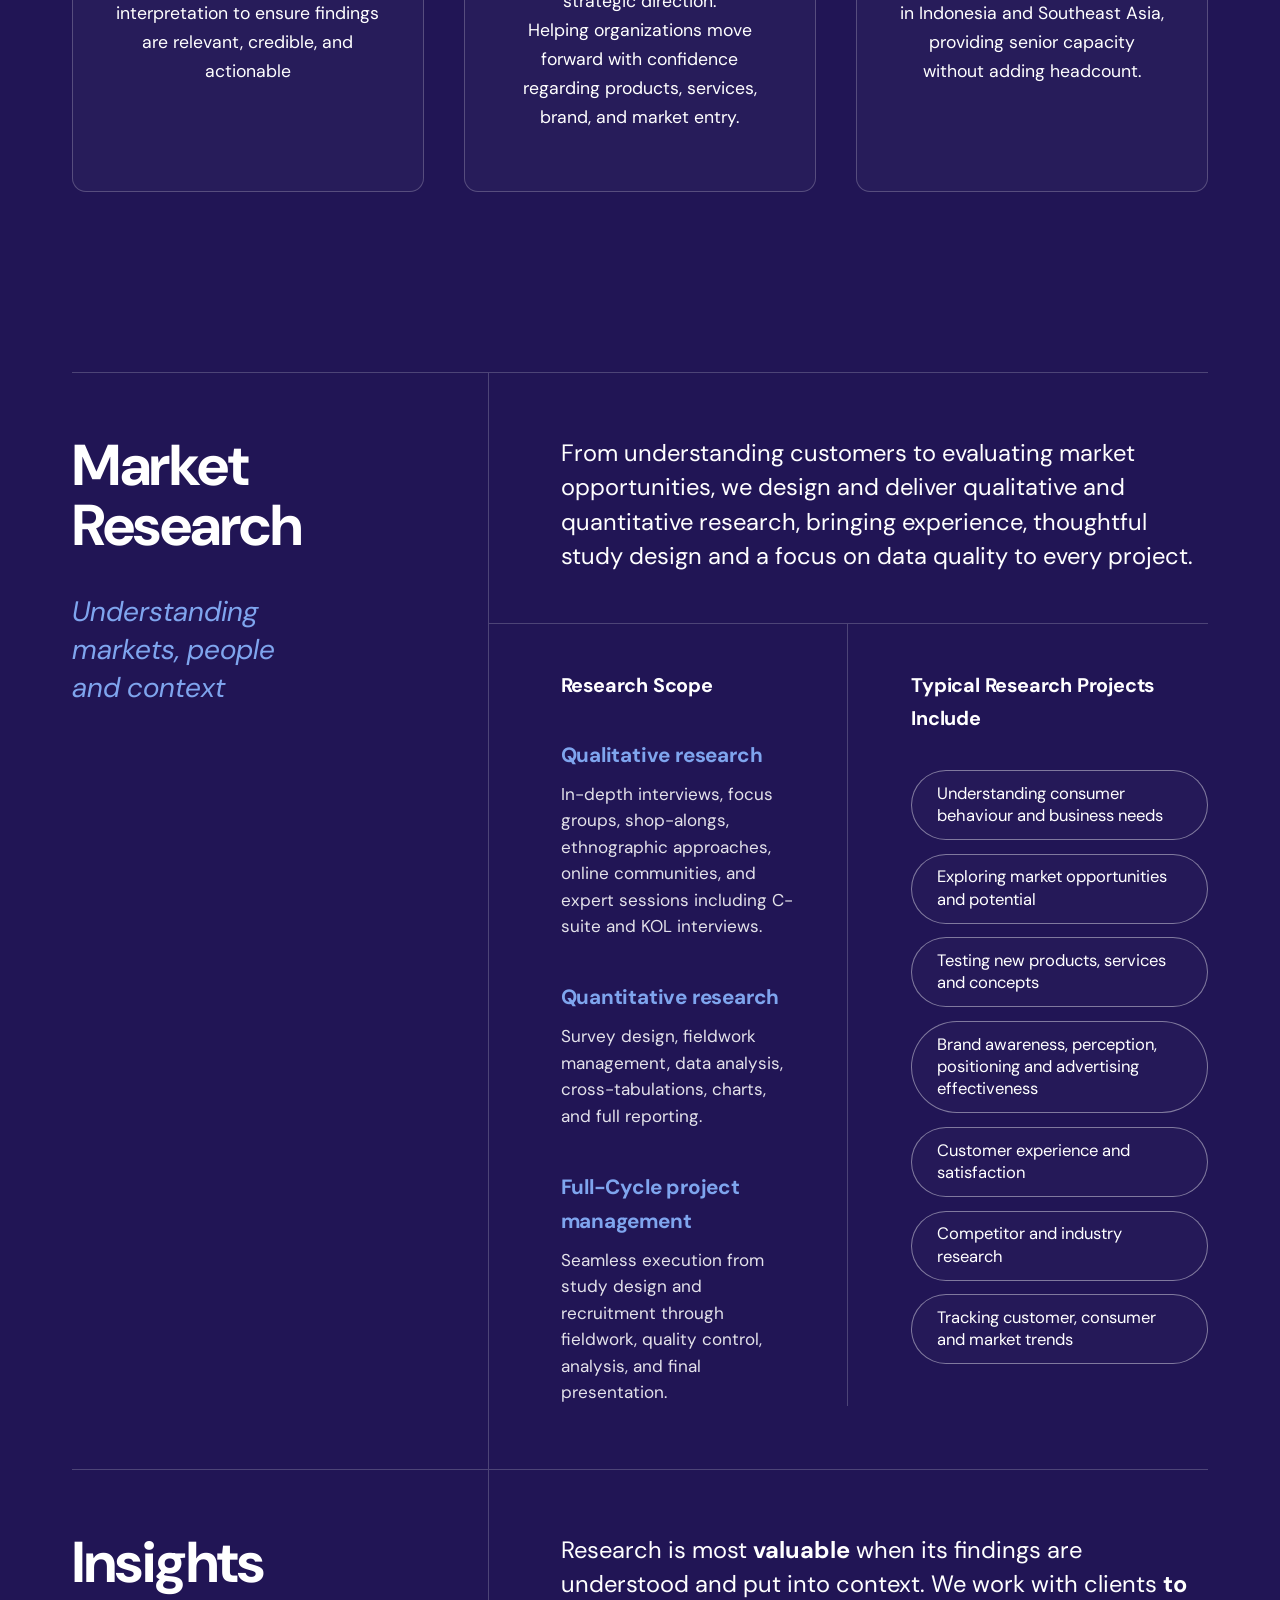
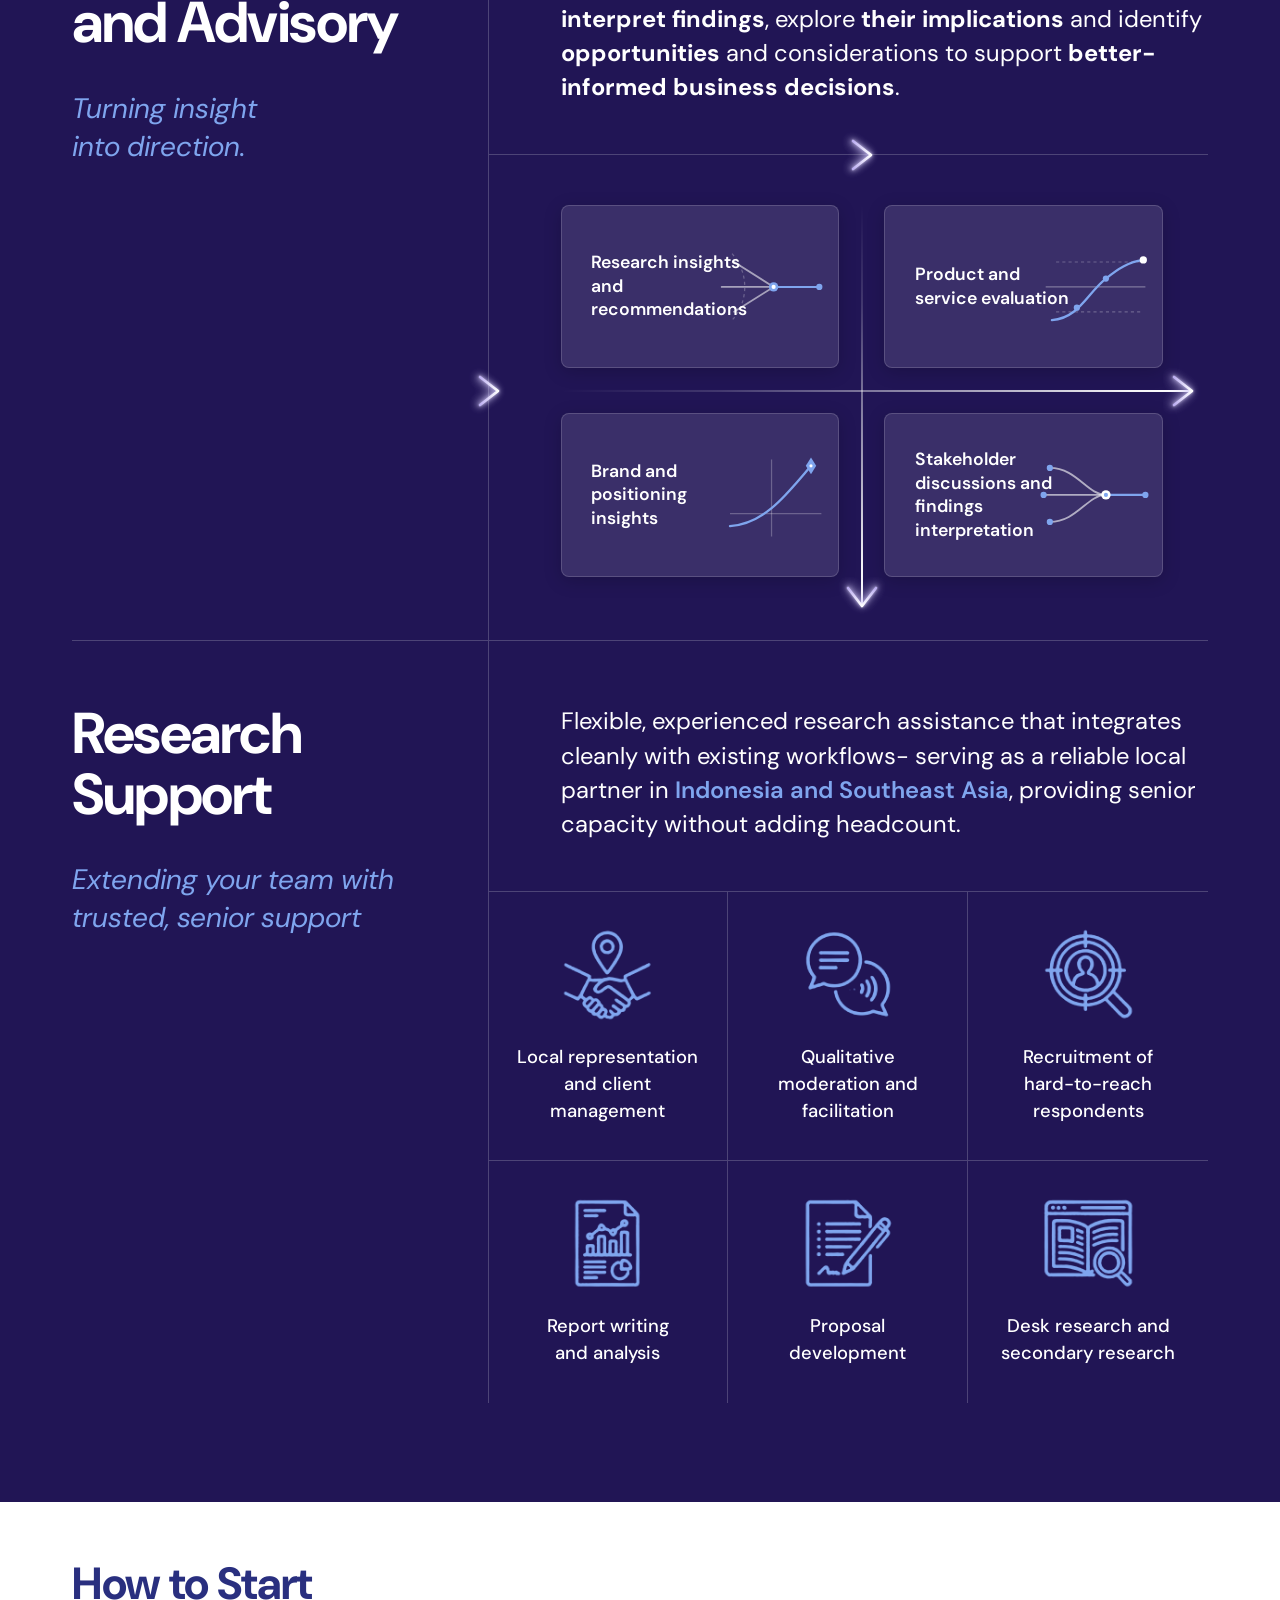
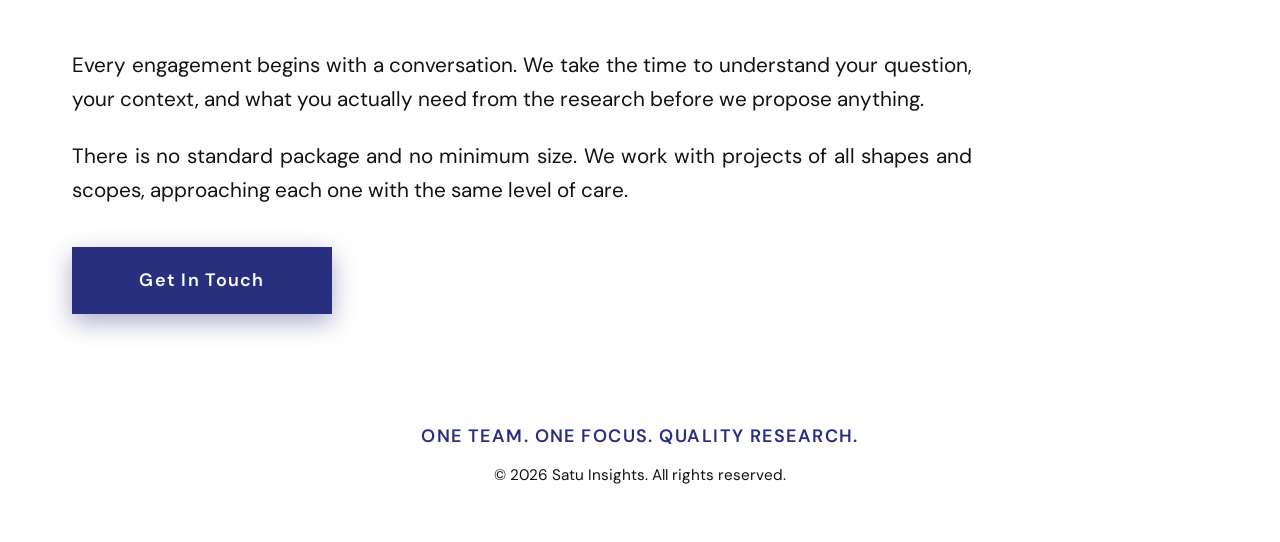
<file: services.html>
<!DOCTYPE html>
<html lang="en">

<head>
  <meta charset="UTF-8">
  <meta name="viewport" content="width=device-width, initial-scale=1.0">
  <title>Our Services | Satu Insights</title>
  <meta name="description"
    content="Flexible research and advisory services designed to support clarity and confident decision-making.">
  <link rel="preconnect" href="https://fonts.googleapis.com">
  <link rel="preconnect" href="https://fonts.gstatic.com" crossorigin>
  <link href="https://fonts.googleapis.com/css2?family=DM+Sans:ital,wght@0,400;0,500;0,600;0,700;1,400&display=swap"
    rel="stylesheet">
  <link rel="icon" type="image/png" href="img/favicon.png">
  <link rel="stylesheet" href="css/style.css">
</head>

<body>
  <div class="ambient-bg" aria-hidden="true">
    <span class="blob blob-1"></span>
    <span class="blob blob-2"></span>
    <span class="blob blob-3"></span>
  </div>

  <header class="site-header">
    <div class="container header-inner">
      <a href="index.html" class="logo">
        <img src="img/logo.png" alt="Satu Insights Logo" class="logo-img">
      </a>
      <button class="nav-toggle" aria-label="Open menu" aria-expanded="false">
        <span></span>
        <span></span>
        <span></span>
      </button>
      <nav class="site-nav" aria-label="Main navigation">
        <ul>
          <li><a href="index.html">Home</a></li>
          <li><a href="about.html">About</a></li>
          <li><a href="services.html" class="active">Services</a></li>
          <li><a href="experience.html">Experience</a></li>
          <li><a href="contact.html" class="nav-cta">Contact</a></li>
        </ul>
      </nav>
    </div>
  </header>

  <main>
    <section class="page-hero">
      <div class="container">
        <h1 class="hero-animate"><span style="color: #292F7F;">Research and insight,</span><br>shaped around your needs.
        </h1>
        <p class="page-sub hero-animate hero-animate-delay-1">We offer flexible research and advisory services designed
          to support clarity and confident decision-making.</p>
      </div>
    </section>

    <div class="white-bg-wrapper">
      <section class="section services-intel-section" style="background-color: #211555 !important;">
        <div class="container">
          <h2 class="services-intel-title reveal" style="color: #FFFFFF !important;">Our Services</h2>
          <div class="services-intel-grid">

            <!-- Card 1: Market Research (Clickable link to details section) -->
            <a href="#market-research-details" class="service-intel-card service-intel-card-link" aria-label="Explore Market Research details">
              <div class="service-intel-icon-wrap">
                <img src="img/icon-magnifying.png" alt="Market Research Icon" class="service-intel-img">
              </div>
              <h3 style="color: #FFFFFF !important;">Market Research</h3>
              <p class="service-intel-subtitle" style="color: #7FA5EE !important;">Understanding markets,<br>People and context</p>
              <div class="service-intel-divider" style="width: 100px; height: 1px; background: rgba(255, 255, 255, 0.5); margin: 1.75rem auto;"></div>
              <p class="service-intel-desc" style="color: #FFFFFF !important;">Designing qualitative and quantitative research grounded in careful framing, appropriate methodology, and clear interpretation to ensure findings are relevant, credible, and actionable</p>
            </a>

            <!-- Card 2: Insights and Advisory (Clickable link to details section) -->
            <a href="#insights-advisory-details" class="service-intel-card service-intel-card-link" aria-label="Explore Insights and Advisory details">
              <div class="service-intel-icon-wrap">
                <img src="img/icon-compass.png" alt="Insights and Advisory Icon" class="service-intel-img">
              </div>
              <h3 style="color: #FFFFFF !important;">Insights and Advisory</h3>
              <p class="service-intel-subtitle" style="color: #7FA5EE !important;">Turning insight into direction.</p>
              <div class="service-intel-divider" style="width: 100px; height: 1px; background: rgba(255, 255, 255, 0.5); margin: 1.75rem auto;"></div>
              <p class="service-intel-desc" style="color: #FFFFFF !important;">Translating research findings into collaborative, pragmatic strategic direction.<br>Helping organizations move forward with confidence regarding products, services, brand, and market entry.</p>
            </a>

            <!-- Card 3: Research Support (Clickable link to details section) -->
            <a href="#research-support-details" class="service-intel-card service-intel-card-link" aria-label="Explore Research Support details">
              <div class="service-intel-icon-wrap">
                <img src="img/icon-puzzle.png" alt="Research Support Icon" class="service-intel-img">
              </div>
              <h3 style="color: #FFFFFF !important;">Research Support</h3>
              <p class="service-intel-subtitle" style="color: #7FA5EE !important;">Extending your team with<br>trusted, senior support</p>
              <div class="service-intel-divider" style="width: 100px; height: 1px; background: rgba(255, 255, 255, 0.5); margin: 1.75rem auto;"></div>
              <p class="service-intel-desc" style="color: #FFFFFF !important;">Flexible, experienced research assistance that integrates cleanly with existing workflows- serving as a reliable local partner in Indonesia and Southeast Asia, providing senior capacity without adding headcount.</p>
            </a>

          </div>
        </div>
      </section>

      <!-- Market Research Detailed Capabilities Section (Below Our Services) -->
      <section class="section market-deepdive-section" id="market-research-details" style="background-color: #211555 !important;">
        <div class="container">
          <div class="market-deepdive-layout reveal">

            <!-- Left Column: Big Title & Subtitle -->
            <div class="market-deepdive-left">
              <h2 class="market-deepdive-title" style="color: #FFFFFF !important;">Market<br>Research</h2>
              <p class="market-deepdive-subtitle" style="color: #7FA5EE !important;">Understanding<br>markets, people<br>and context</p>
            </div>

            <!-- Right Column: Statement & Lower Split -->
            <div class="market-deepdive-right">

              <!-- Top Statement -->
              <div class="market-deepdive-statement">
                <p style="color: #FFFFFF !important;">From understanding customers to evaluating market opportunities, we design and deliver qualitative and quantitative research, bringing experience, thoughtful study design and a focus on data quality to every project.</p>
              </div>

              <!-- Lower Split (Research Scope & Typical Research Projects Include) -->
              <div class="market-deepdive-lower">

                <!-- Column A: Research Scope -->
                <div class="market-deepdive-col-a">
                  <h3 class="market-deepdive-col-title" style="color: #FFFFFF !important;">Research Scope</h3>

                  <div class="market-deepdive-item">
                    <h4 style="color: #7FA5EE !important;">Qualitative research</h4>
                    <p style="color: rgba(255, 255, 255, 0.88) !important;">In-depth interviews, focus groups, shop-alongs, ethnographic approaches, online communities, and expert sessions including C-suite and KOL interviews.</p>
                  </div>

                  <div class="market-deepdive-item">
                    <h4 style="color: #7FA5EE !important;">Quantitative research</h4>
                    <p style="color: rgba(255, 255, 255, 0.88) !important;">Survey design, fieldwork management, data analysis, cross-tabulations, charts, and full reporting.</p>
                  </div>

                  <div class="market-deepdive-item">
                    <h4 style="color: #7FA5EE !important;">Full-Cycle project management</h4>
                    <p style="color: rgba(255, 255, 255, 0.88) !important;">Seamless execution from study design and recruitment through fieldwork, quality control, analysis, and final presentation.</p>
                  </div>
                </div>

                <!-- Column B: Typical Research Projects Include -->
                <div class="market-deepdive-col-b">
                  <h3 class="market-deepdive-col-title" style="color: #FFFFFF !important;">Typical Research Projects Include</h3>

                  <div class="market-deepdive-pills">
                    <div class="market-deepdive-pill" style="color: #FFFFFF !important;">Understanding consumer behaviour and business needs</div>
                    <div class="market-deepdive-pill" style="color: #FFFFFF !important;">Exploring market opportunities and potential</div>
                    <div class="market-deepdive-pill" style="color: #FFFFFF !important;">Testing new products, services and concepts</div>
                    <div class="market-deepdive-pill" style="color: #FFFFFF !important;">Brand awareness, perception, positioning and advertising effectiveness</div>
                    <div class="market-deepdive-pill" style="color: #FFFFFF !important;">Customer experience and satisfaction</div>
                    <div class="market-deepdive-pill" style="color: #FFFFFF !important;">Competitor and industry research</div>
                    <div class="market-deepdive-pill" style="color: #FFFFFF !important;">Tracking customer, consumer and market trends</div>
                  </div>
                </div>

              </div>

            </div>

          </div>
        </div>
      </section>

      <!-- Insights and Advisory Detailed Capabilities Section -->
      <section class="section strategy-deepdive-section" id="insights-advisory-details" style="background-color: #211555 !important;">
        <div class="container">
          <div class="strategy-deepdive-layout reveal">

            <!-- Left Column: Big Title & Subtitle -->
            <div class="strategy-deepdive-left">
              <h2 class="strategy-deepdive-title" style="color: #FFFFFF !important;">Insights<br>and Advisory</h2>
              <p class="strategy-deepdive-subtitle" style="color: #7FA5EE !important;">Turning insight<br>into direction.</p>
            </div>

            <!-- Right Column: Statement & Matrix Framework -->
            <div class="strategy-deepdive-right">

              <!-- Top Statement -->
              <div class="strategy-deepdive-statement">
                <p style="color: #FFFFFF !important;">Research is most <strong style="color: #FFFFFF !important; font-weight: 700;">valuable</strong> when its findings are understood and put into context. We work with clients <strong style="color: #FFFFFF !important; font-weight: 700;">to interpret findings</strong>, explore <strong style="color: #FFFFFF !important; font-weight: 700;">their implications</strong> and identify <strong style="color: #FFFFFF !important; font-weight: 700;">opportunities</strong> and considerations to support <strong style="color: #FFFFFF !important; font-weight: 700;">better-informed business decisions</strong>.</p>
              </div>

              <!-- Lower Matrix Area -->
              <div class="strategy-deepdive-lower">
                <div class="strategy-matrix-wrap">

                  <!-- Standalone Left Border Chevron (Centered on vertical divider at left: -4rem, glowing aura) -->
                  <div class="matrix-border-chevron-left" aria-hidden="true">
                    <svg width="36" height="36" viewBox="0 0 36 36" fill="none" style="overflow: visible;">
                      <defs>
                        <filter id="border-left-aura" x="-60%" y="-60%" width="220%" height="220%">
                          <feDropShadow dx="-2" dy="0" stdDeviation="5" flood-color="#A594E6" flood-opacity="0.55" />
                          <feDropShadow dx="-0.8" dy="0" stdDeviation="2.6" flood-color="#C4B5FD" flood-opacity="0.75" />
                          <feDropShadow dx="0" dy="0" stdDeviation="1.2" flood-color="#FFFFFF" flood-opacity="0.6" />
                        </filter>
                        <linearGradient id="border-left-grad" x1="0%" y1="0%" x2="100%" y2="0%">
                          <stop offset="0%" stop-color="#C4B5FD" stop-opacity="0.85" />
                          <stop offset="65%" stop-color="#EDE9FE" stop-opacity="0.95" />
                          <stop offset="100%" stop-color="#FFFFFF" stop-opacity="1" />
                        </linearGradient>
                      </defs>
                      <path d="M9 4L27 18L9 32" stroke="url(#border-left-grad)" stroke-width="2.6" stroke-linecap="round" stroke-linejoin="round" filter="url(#border-left-aura)" />
                    </svg>
                  </div>

                  <!-- Standalone Top Border Chevron (Centered on vertical axis at left: 50%, pointing RIGHT along divider with glowing aura) -->
                  <div class="matrix-border-chevron-top" aria-hidden="true">
                    <svg width="36" height="36" viewBox="0 0 36 36" fill="none" style="overflow: visible;">
                      <defs>
                        <filter id="border-top-aura" x="-60%" y="-60%" width="220%" height="220%">
                          <feDropShadow dx="-2" dy="0" stdDeviation="5" flood-color="#A594E6" flood-opacity="0.55" />
                          <feDropShadow dx="-0.8" dy="0" stdDeviation="2.6" flood-color="#C4B5FD" flood-opacity="0.75" />
                          <feDropShadow dx="0" dy="0" stdDeviation="1.2" flood-color="#FFFFFF" flood-opacity="0.6" />
                        </filter>
                        <linearGradient id="border-top-grad" x1="0%" y1="0%" x2="100%" y2="0%">
                          <stop offset="0%" stop-color="#C4B5FD" stop-opacity="0.85" />
                          <stop offset="65%" stop-color="#EDE9FE" stop-opacity="0.95" />
                          <stop offset="100%" stop-color="#FFFFFF" stop-opacity="1" />
                        </linearGradient>
                      </defs>
                      <path d="M9 4L27 18L9 32" stroke="url(#border-top-grad)" stroke-width="2.6" stroke-linecap="round" stroke-linejoin="round" filter="url(#border-top-aura)" />
                    </svg>
                  </div>

                  <!-- Horizontal Speed Arrow (With luminous aura/shadow matching reference) -->
                  <div class="matrix-axis-horizontal" aria-hidden="true">
                    <div class="matrix-speed-arrow-right">
                      <svg width="44" height="36" viewBox="0 0 44 36" fill="none" style="overflow: visible;">
                        <defs>
                          <filter id="h-arrow-aura" x="-60%" y="-60%" width="220%" height="220%">
                            <!-- Broad outer aura/shadow trailing slightly behind (dx="-2.5") -->
                            <feDropShadow dx="-2.5" dy="0" stdDeviation="5.5" flood-color="#A594E6" flood-opacity="0.55" />
                            <!-- Mid glowing lavender aura (dx="-1") -->
                            <feDropShadow dx="-1" dy="0" stdDeviation="2.8" flood-color="#C4B5FD" flood-opacity="0.75" />
                            <!-- Tight luminous inner halo -->
                            <feDropShadow dx="0" dy="0" stdDeviation="1.2" flood-color="#FFFFFF" flood-opacity="0.6" />
                          </filter>
                          <linearGradient id="h-arrow-grad" x1="0%" y1="0%" x2="100%" y2="0%">
                            <stop offset="0%" stop-color="#C4B5FD" stop-opacity="0.85" />
                            <stop offset="65%" stop-color="#EDE9FE" stop-opacity="0.95" />
                            <stop offset="100%" stop-color="#FFFFFF" stop-opacity="1" />
                          </linearGradient>
                        </defs>
                        <!-- Main Arrow Head with glowing aura / shadow -->
                        <path d="M23 4L41 18L23 32" stroke="url(#h-arrow-grad)" stroke-width="2.6" stroke-linecap="round" stroke-linejoin="round" filter="url(#h-arrow-aura)" />
                      </svg>
                    </div>
                  </div>

                  <!-- Vertical Speed Arrow (With luminous aura/shadow matching reference) -->
                  <div class="matrix-axis-vertical" aria-hidden="true">
                    <div class="matrix-speed-arrow-down">
                      <svg width="36" height="44" viewBox="0 0 36 44" fill="none" style="overflow: visible;">
                        <defs>
                          <filter id="v-arrow-aura" x="-60%" y="-60%" width="220%" height="220%">
                            <!-- Broad outer aura/shadow trailing slightly behind (dy="-2.5") -->
                            <feDropShadow dx="0" dy="-2.5" stdDeviation="5.5" flood-color="#A594E6" flood-opacity="0.55" />
                            <!-- Mid glowing lavender aura (dy="-1") -->
                            <feDropShadow dx="0" dy="-1" stdDeviation="2.8" flood-color="#C4B5FD" flood-opacity="0.75" />
                            <!-- Tight luminous inner halo -->
                            <feDropShadow dx="0" dy="0" stdDeviation="1.2" flood-color="#FFFFFF" flood-opacity="0.6" />
                          </filter>
                          <linearGradient id="v-arrow-grad" x1="0%" y1="0%" x2="0%" y2="100%">
                            <stop offset="0%" stop-color="#C4B5FD" stop-opacity="0.85" />
                            <stop offset="65%" stop-color="#EDE9FE" stop-opacity="0.95" />
                            <stop offset="100%" stop-color="#FFFFFF" stop-opacity="1" />
                          </linearGradient>
                        </defs>
                        <!-- Main Arrow Head with glowing aura / shadow -->
                        <path d="M4 23L18 41L32 23" stroke="url(#v-arrow-grad)" stroke-width="2.6" stroke-linecap="round" stroke-linejoin="round" filter="url(#v-arrow-aura)" />
                      </svg>
                    </div>
                  </div>

                  <!-- 2x2 Matrix Cards -->
                  <div class="strategy-matrix-grid">

                    <!-- Quadrant 1: Top Left - Research Insights & Recommendations -->
                    <div class="strategy-matrix-card">
                      <span class="strategy-matrix-text" style="color: #FFFFFF !important;">Research insights and recommendations</span>
                      <div class="strategy-card-art" aria-hidden="true">
                        <svg viewBox="0 0 130 100" fill="none">
                          <!-- Scanning Radar Arc -->
                          <path d="M28 18A48 48 0 0 1 28 82" stroke="rgba(255, 255, 255, 0.25)" stroke-width="1.2" stroke-dasharray="3 3"/>
                          <!-- Focus Rays -->
                          <path d="M30 26L68 50" stroke="rgba(255, 255, 255, 0.55)" stroke-width="1.75" stroke-linecap="round"/>
                          <path d="M18 50L68 50" stroke="rgba(255, 255, 255, 0.55)" stroke-width="1.75" stroke-linecap="round"/>
                          <path d="M30 74L68 50" stroke="rgba(255, 255, 255, 0.55)" stroke-width="1.75" stroke-linecap="round"/>
                          <!-- Recommendation Forward Vector -->
                          <path d="M68 50H112" stroke="#7FA5EE" stroke-width="2" stroke-linecap="round"/>
                          <!-- Core Insight Node & Terminal Node -->
                          <circle cx="68" cy="50" r="4.5" fill="#7FA5EE"/>
                          <circle cx="68" cy="50" r="2" fill="#FFFFFF"/>
                          <circle cx="112" cy="50" r="3" fill="#7FA5EE"/>
                        </svg>
                      </div>
                    </div>

                    <!-- Quadrant 2: Top Right - Product & Service Evaluation -->
                    <div class="strategy-matrix-card">
                      <span class="strategy-matrix-text" style="color: #FFFFFF !important;">Product and service evaluation</span>
                      <div class="strategy-card-art" aria-hidden="true">
                        <svg viewBox="0 0 130 100" fill="none">
                          <!-- Benchmark Baseline Tracks -->
                          <line x1="28" y1="26" x2="112" y2="26" stroke="rgba(255, 255, 255, 0.25)" stroke-width="1.2" stroke-dasharray="3 3"/>
                          <line x1="18" y1="50" x2="114" y2="50" stroke="rgba(255, 255, 255, 0.35)" stroke-width="1.2"/>
                          <line x1="28" y1="74" x2="112" y2="74" stroke="rgba(255, 255, 255, 0.25)" stroke-width="1.2" stroke-dasharray="3 3"/>
                          <!-- Ascending Performance Evaluation Curve -->
                          <path d="M24 82C50 80 58 56 76 42C88 32 98 26 112 24" stroke="#7FA5EE" stroke-width="2.2" stroke-linecap="round"/>
                          <!-- Milestone Stage Points -->
                          <circle cx="48" cy="70" r="3" fill="#7FA5EE"/>
                          <circle cx="76" cy="42" r="3" fill="#7FA5EE"/>
                          <circle cx="112" cy="24" r="3.5" fill="#FFFFFF"/>
                        </svg>
                      </div>
                    </div>

                    <!-- Quadrant 3: Bottom Left - Brand & Positioning Insights -->
                    <div class="strategy-matrix-card">
                      <span class="strategy-matrix-text" style="color: #FFFFFF !important;">Brand and positioning insights</span>
                      <div class="strategy-card-art" aria-hidden="true">
                        <svg viewBox="0 0 130 100" fill="none">
                          <!-- 2D Positioning Quadrant Matrix Crosshair -->
                          <line x1="26" y1="68" x2="114" y2="68" stroke="rgba(255, 255, 255, 0.25)" stroke-width="1.2"/>
                          <line x1="66" y1="90" x2="66" y2="16" stroke="rgba(255, 255, 255, 0.25)" stroke-width="1.2"/>
                          <!-- Brand Trajectory Elevation Curve -->
                          <path d="M26 80C56 78 76 56 104 22" stroke="#7FA5EE" stroke-width="2.2" stroke-linecap="round"/>
                          <!-- North Star Brand Diamond -->
                          <polygon points="104,14 109,22 104,30 99,22" fill="#7FA5EE"/>
                          <circle cx="104" cy="22" r="1.5" fill="#FFFFFF"/>
                        </svg>
                      </div>
                    </div>

                    <!-- Quadrant 4: Bottom Right - Stakeholder Discussions & Findings Interpretation -->
                    <div class="strategy-matrix-card">
                      <span class="strategy-matrix-text" style="color: #FFFFFF !important;">Stakeholder discussions and findings interpretation</span>
                      <div class="strategy-card-art" aria-hidden="true">
                        <svg viewBox="0 0 130 100" fill="none">
                          <!-- Multi-Stakeholder Stream 1 -->
                          <path d="M22 24C48 24 58 50 76 50" stroke="rgba(255, 255, 255, 0.6)" stroke-width="1.75" stroke-linecap="round"/>
                          <circle cx="22" cy="24" r="3" fill="#7FA5EE"/>
                          <!-- Multi-Stakeholder Stream 2 -->
                          <path d="M16 50H76" stroke="rgba(255, 255, 255, 0.6)" stroke-width="1.75" stroke-linecap="round"/>
                          <circle cx="16" cy="50" r="3" fill="#7FA5EE"/>
                          <!-- Multi-Stakeholder Stream 3 -->
                          <path d="M22 76C48 76 58 50 76 50" stroke="rgba(255, 255, 255, 0.6)" stroke-width="1.75" stroke-linecap="round"/>
                          <circle cx="22" cy="76" r="3" fill="#7FA5EE"/>
                          <!-- Unified Consensus Beam -->
                          <path d="M76 50H114" stroke="#7FA5EE" stroke-width="2.25" stroke-linecap="round"/>
                          <!-- Consensus Node Hub & Terminal Node -->
                          <circle cx="76" cy="50" r="4.5" fill="#FFFFFF"/>
                          <circle cx="76" cy="50" r="2" fill="#7FA5EE"/>
                          <circle cx="114" cy="50" r="3" fill="#7FA5EE"/>
                        </svg>
                      </div>
                    </div>

                  </div>

                </div>
              </div>

            </div>

          </div>
        </div>
      </section>

      <!-- Research Support Detailed Capabilities Section -->
      <section class="section support-deepdive-section" id="research-support-details" style="background-color: #211555 !important;">
        <div class="container">
          <div class="support-deepdive-layout reveal">

            <!-- Left Column: Big Title & Subtitle -->
            <div class="support-deepdive-left">
              <h2 class="support-deepdive-title" style="color: #FFFFFF !important;">Research<br>Support</h2>
              <p class="support-deepdive-subtitle" style="color: #7FA5EE !important;">Extending your team with<br>trusted, senior support</p>
            </div>

            <!-- Right Column: Statement & 3x2 Grid -->
            <div class="support-deepdive-right">

              <!-- Top Statement -->
              <div class="support-deepdive-statement">
                <p style="color: #FFFFFF !important;">Flexible, experienced research assistance that integrates cleanly with existing workflows- serving as a reliable local partner in <span class="support-highlight-region" style="color: #7FA5EE !important; font-weight: 600;">Indonesia and Southeast Asia</span>, providing senior capacity without adding headcount.</p>
              </div>

              <!-- Lower 3x2 Grid Area -->
              <div class="support-deepdive-lower">
                <div class="support-features-grid">

                  <!-- Cell 1: Local representation -->
                  <div class="support-feature-cell">
                    <div class="support-icon-wrap">
                      <img src="img/icon-local-rep.png" alt="Local representation and client management" class="support-feature-icon">
                    </div>
                    <h4 class="support-feature-title" style="color: #FFFFFF !important;">Local representation<br>and client<br>management</h4>
                  </div>

                  <!-- Cell 2: Qualitative moderation -->
                  <div class="support-feature-cell">
                    <div class="support-icon-wrap">
                      <img src="img/icon-moderation.png" alt="Qualitative moderation and facilitation" class="support-feature-icon">
                    </div>
                    <h4 class="support-feature-title" style="color: #FFFFFF !important;">Qualitative<br>moderation and<br>facilitation</h4>
                  </div>

                  <!-- Cell 3: Recruitment -->
                  <div class="support-feature-cell">
                    <div class="support-icon-wrap">
                      <img src="img/icon-recruitment.png" alt="Recruitment of hard-to-reach respondents" class="support-feature-icon">
                    </div>
                    <h4 class="support-feature-title" style="color: #FFFFFF !important;">Recruitment of<br>hard-to-reach<br>respondents</h4>
                  </div>

                  <!-- Cell 4: Report writing -->
                  <div class="support-feature-cell">
                    <div class="support-icon-wrap">
                      <img src="img/icon-reporting.png" alt="Report writing and analysis" class="support-feature-icon">
                    </div>
                    <h4 class="support-feature-title" style="color: #FFFFFF !important;">Report writing<br>and analysis</h4>
                  </div>

                  <!-- Cell 5: Proposal development -->
                  <div class="support-feature-cell">
                    <div class="support-icon-wrap">
                      <img src="img/icon-proposal.png" alt="Proposal development" class="support-feature-icon">
                    </div>
                    <h4 class="support-feature-title" style="color: #FFFFFF !important;">Proposal<br>development</h4>
                  </div>

                  <!-- Cell 6: Desk research -->
                  <div class="support-feature-cell">
                    <div class="support-icon-wrap">
                      <img src="img/icon-desk-research.png" alt="Desk research and secondary research" class="support-feature-icon">
                    </div>
                    <h4 class="support-feature-title" style="color: #FFFFFF !important;">Desk research and<br>secondary research</h4>
                  </div>

                </div>
              </div>

            </div>

          </div>
        </div>
      </section>

      <section class="section">
        <div class="container reveal">
          <h2 class="section-title" style="color: #292F7F !important; margin-bottom: 1.5rem;">How to Start</h2>
          <div style="max-width: 900px;">
            <p>Every engagement begins with a conversation. We take the time to understand your question,
              your context, and what you actually need from the research before we propose anything.</p>
            <p>There is no standard package and no minimum size. We work with projects of all shapes and
              scopes, approaching each one with the same level of care.</p>
            <a href="contact.html" class="btn pill-btn" style="margin-top: 1rem;">Get in touch</a>
          </div>
        </div>
      </section>
    </div>
  </main>

  <footer class="site-footer">
    <div class="container footer-inner">
      <p class="footer-tagline">One Team. One Focus. Quality Research.</p>
      <p class="footer-copy">&copy; 2026 Satu Insights. All rights reserved.</p>
    </div>
  </footer>

  <script src="js/main.js"></script>
</body>

</html>
</file>
<file: css/style.css>
/* Satu Insights - Brixen Fluid inspired */
:root {
  --color-navy: #8CA7A9;
  --color-resolution: #8CA7A9;
  --color-bg-deep: #8CA7A9;
  --color-sage: #C6D095;
  --color-sage-light: #d8e4b8;
  --color-sage-muted: rgba(198, 208, 149, 0.88);
  --color-text: #f4f6ef;
  --color-text-muted: rgba(216, 228, 184, 0.82);
  --color-heading: #C6D095;
  --color-white: #ffffff;
  --font-family: 'DM Sans', sans-serif;
  --container-max: 1140px;
  --container-narrow: 740px;
  --header-height: 76px;
  --transition: 0.35s cubic-bezier(0.4, 0, 0.2, 1);
  --transition-slow: 0.7s cubic-bezier(0.4, 0, 0.2, 1);
  --shadow-soft: 0 8px 32px rgba(0, 0, 0, 0.25);
  --shadow-card: 0 4px 24px rgba(0, 0, 0, 0.18);
  --radius: 4px;
}

*,
*::before,
*::after {
  box-sizing: border-box;
  margin: 0;
  padding: 0;
}

html {
  scroll-behavior: smooth;
  font-size: 18px;
}

body {
  font-family: var(--font-family);
  font-weight: 400;
  line-height: 1.65;
  color: var(--color-text);
  background: var(--color-bg-deep);
  -webkit-font-smoothing: antialiased;
  overflow-x: hidden;
}

body.is-loaded {
  animation: pageIn 0.8s ease forwards;
}

@keyframes pageIn {
  from {
    opacity: 0;
  }

  to {
    opacity: 1;
  }
}

img {
  max-width: 100%;
  display: block;
  transition: transform var(--transition-slow);
}

img:hover {
  transform: scale(1.03);
}

a {
  color: inherit;
  text-decoration: none;
  transition: all var(--transition);
}

a:hover {
  opacity: 0.85;
  transform: translateY(-1px);
}

ul {
  list-style: none;
}

.container {
  width: 100%;
  max-width: 100%;
  margin: 0 auto;
  padding: 0 4rem;
}

.narrow {
  max-width: var(--container-narrow);
}

/* Ambient fluid background - resolution blue + navy blend */
.ambient-bg {
  position: absolute;
  top: 0;
  left: 0;
  width: 100%;
  height: 100vh;
  z-index: -1;
  overflow: hidden;
  pointer-events: none;
  background: #8CA7A9;
}

.blob {
  display: none;
  position: absolute;
  border-radius: 50%;
  filter: blur(70px);
  opacity: 0.55;
  animation: blobFloat 18s ease-in-out infinite;
}

.blob-1 {
  width: 440px;
  height: 440px;
  background: rgba(198, 208, 149, 0.45);
  top: -10%;
  right: -6%;
  animation-delay: 0s;
}

.blob-2 {
  width: 360px;
  height: 360px;
  background: rgba(198, 208, 149, 0.3);
  bottom: 10%;
  left: -10%;
  animation-delay: -6s;
}

.blob-3 {
  width: 300px;
  height: 300px;
  background: rgba(140, 167, 169, 0.35);
  top: 42%;
  left: 52%;
  animation-delay: -12s;
}

@keyframes blobFloat {

  0%,
  100% {
    transform: translate(0, 0) scale(1);
  }

  33% {
    transform: translate(30px, -25px) scale(1.05);
  }

  66% {
    transform: translate(-20px, 20px) scale(0.95);
  }
}

/* Scroll reveal animations */
.reveal {
  opacity: 0;
  transform: translateY(36px);
  transition: opacity var(--transition-slow), transform var(--transition-slow);
}

.reveal.is-visible {
  opacity: 1;
  transform: translateY(0);
}

.reveal-delay-1 {
  transition-delay: 0.1s;
}

.reveal-delay-2 {
  transition-delay: 0.2s;
}

.reveal-delay-3 {
  transition-delay: 0.3s;
}

.reveal-delay-4 {
  transition-delay: 0.4s;
}

.hero-animate {
  opacity: 0;
  transform: translateY(40px);
  animation: heroFadeUp 1s cubic-bezier(0.4, 0, 0.2, 1) forwards;
}

.hero-animate-delay-1 {
  animation-delay: 0.15s;
}

.hero-animate-delay-2 {
  animation-delay: 0.3s;
}

.hero-animate-delay-3 {
  animation-delay: 0.45s;
}

@keyframes heroFadeUp {
  to {
    opacity: 1;
    transform: translateY(0);
  }
}

/* Header */
.site-header {
  position: relative;
  top: 0;
  z-index: 100;
  background: transparent;
  border-bottom: none;
  transition: box-shadow var(--transition), background var(--transition);
}

.site-header.is-scrolled {
  box-shadow: none;
  background: transparent;
}

.header-inner {
  display: flex;
  align-items: center;
  justify-content: flex-start;
  gap: 2rem;
  height: var(--header-height);
  flex-direction: row-reverse;
}

.logo {
  display: inline-flex;
  align-items: center;
  transition: transform var(--transition);
  margin-right: -0.9rem;
}

.logo:hover {
  transform: translateY(-1px);
}

.logo-img {
  height: 85px;
  width: auto;
  display: block;
  transition: transform var(--transition), opacity var(--transition);
}

.logo:hover .logo-img {
  opacity: 0.9;
  transform: scale(1.02);
}

.site-nav ul {
  display: flex;
  align-items: center;
  gap: 2.25rem;
}

.site-nav a {
  font-size: 0.95rem;
  font-weight: 500;
  letter-spacing: 0.06em;
  text-transform: capitalize;
  color: var(--color-sage-muted);
  position: relative;
  transition: color var(--transition), transform var(--transition);
}

.site-nav a:hover {
  transform: translateY(-2px);
  opacity: 1;
}

.site-nav a::after {
  content: '';
  position: absolute;
  bottom: -4px;
  left: 0;
  width: 0;
  height: 2px;
  background: var(--color-sage);
  transition: width var(--transition);
}

.site-nav a:hover::after,
.site-nav a.active::after {
  width: 100%;
}

.site-nav a:hover,
.site-nav a.active {
  color: var(--color-sage-light);
}

.site-nav a.active {
  font-weight: 600;
}

.nav-cta {
  padding: 0.55rem 1.35rem;
  background: var(--color-sage);
  color: var(--color-navy) !important;
  border-radius: 0;
  transition: transform var(--transition), box-shadow var(--transition), background var(--transition);
}

.nav-cta::after {
  display: none !important;
}

.nav-cta:hover,
.nav-cta.active {
  background: var(--color-sage-light);
  transform: translateY(-2px);
  box-shadow: 0 6px 20px rgba(198, 208, 149, 0.35);
  color: var(--color-navy) !important;
}

.nav-toggle {
  display: none;
  flex-direction: column;
  justify-content: center;
  gap: 5px;
  width: 36px;
  height: 36px;
  background: none;
  border: none;
  cursor: pointer;
  padding: 4px;
}

.nav-toggle span {
  display: block;
  width: 100%;
  height: 2px;
  background-color: #FFFFFF;
  transition: transform var(--transition), opacity var(--transition);
}

.nav-toggle[aria-expanded="true"] span:nth-child(1) {
  transform: translateY(7px) rotate(45deg);
}

.nav-toggle[aria-expanded="true"] span:nth-child(2) {
  opacity: 0;
}

.nav-toggle[aria-expanded="true"] span:nth-child(3) {
  transform: translateY(-7px) rotate(-45deg);
}

/* Hero */
.hero,
.page-hero {
  min-height: calc(100vh - var(--header-height));
  display: flex;
  align-items: center;
  position: relative;
  padding: 2rem 0;
  background: transparent;
}

.hero .container,
.page-hero .container {
  display: flex;
  flex-direction: column;
  align-items: flex-start;
  text-align: left;
  padding-left: clamp(2rem, 35vw, 34rem);
}

.hero h1,
.page-hero h1 {
  font-size: clamp(2.2rem, 5.8vw, 3.65rem);
  font-weight: 700;
  line-height: 1.05;
  letter-spacing: -0.01em;
  max-width: none;
  margin-bottom: 1.75rem;
  color: var(--color-sage-light);
}

.hero-sub,
.page-sub {
  font-size: clamp(1.6rem, 3.5vw, 1.9rem);
  font-weight: 400;
  max-width: 44ch;
  color: var(--color-text-muted);
  margin-bottom: 2.75rem;
  line-height: 1.55;
}

/* Buttons */
.btn {
  display: inline-block;
  padding: 0.9rem 0;
  width: 260px;
  text-align: center;
  font-family: var(--font-family);
  font-size: 1rem;
  font-weight: 600;
  letter-spacing: 0.07em;
  text-transform: capitalize;
  border: 2px solid #292F7F;
  border-radius: 0;
  cursor: pointer;
  background: #292F7F;
  color: #FFFFFF;
  transition: transform var(--transition), box-shadow var(--transition), background var(--transition), border-color var(--transition);
  position: relative;
  overflow: hidden;
}

.btn::before {
  content: '';
  position: absolute;
  inset: 0;
  background: linear-gradient(120deg, transparent 30%, rgba(255, 255, 255, 0.25) 50%, transparent 70%);
  transform: translateX(-100%);
  transition: transform 0.6s ease;
}

.btn:hover {
  transform: translateY(-3px);
  box-shadow: 0 10px 28px rgba(41, 47, 127, 0.35);
  background: #1e235e;
  border-color: #1e235e;
  color: #FFFFFF;
}

.btn:hover::before {
  transform: translateX(100%);
}

.btn:active {
  transform: translateY(-1px);
}

/* Sections */
.section {
  padding: 2.5rem 0;
  position: relative;
}

.section+.section {
  border-top: 1px solid rgba(198, 208, 149, 0.15);
}

.section-title {
  font-size: clamp(1.85rem, 4vw, 2.5rem);
  font-weight: 700;
  margin-bottom: 2.75rem;
  letter-spacing: -0.01em;
  color: var(--color-sage);
}

.lead {
  font-size: 1.3rem;
  font-weight: 500;
  margin-bottom: 1.35rem;
  line-height: 1.5;
  color: var(--color-sage-light);
}

p {
  font-size: 1.15rem;
}

.section p {
  margin-bottom: 1.25rem;
  color: var(--color-text-muted);
}

.section p:last-child {
  margin-bottom: 0;
}

.intro-right p {
  font-size: 1.25rem;
}

.tagline {
  font-weight: 700;
  font-size: 1.5rem;
  letter-spacing: 0.05em;
  text-transform: uppercase;
  margin-top: 2.25rem !important;
  color: #292F7F !important;
}

.text-center {
  text-align: center;
}

.text-center .lead {
  margin-left: auto;
  margin-right: auto;
}

.cta-section .btn {
  margin-top: 2.25rem;
}

/* Cards */
.card-grid {
  display: grid;
  gap: 1.75rem;
}

.card-grid-3 {
  grid-template-columns: repeat(3, 1fr);
}

.card-grid-2 {
  grid-template-columns: repeat(2, 1fr);
}

.card,
.value-card,
.method-card,
.industry-item {
  padding: 2.25rem;
  background: rgba(198, 208, 149, 0.12);
  border: 1px solid rgba(198, 208, 149, 0.3);
  border-radius: var(--radius);
  box-shadow: var(--shadow-card);
  transition: transform var(--transition), box-shadow var(--transition), border-color var(--transition), background var(--transition);
}

.card:hover,
.value-card:hover,
.method-card:hover,
.industry-item:hover {
  transform: translateY(-8px) scale(1.02);
  box-shadow: 0 16px 40px rgba(0, 0, 0, 0.35);
  border-color: rgba(198, 208, 149, 0.7);
  background: rgba(198, 208, 149, 0.22);
}

.card h3,
.value-card h3,
.method-card h3 {
  font-size: 1.4rem;
  font-weight: 600;
  margin-bottom: 1rem;
  color: var(--color-sage-light);
}

.card p,
.value-card p,
.method-card p {
  font-size: 1rem;
  color: var(--color-text-muted);
  margin-bottom: 0;
}

/* Features */
.feature {
  padding: 2rem;
  background: rgba(198, 208, 149, 0.1);
  border: 1px solid rgba(198, 208, 149, 0.28);
  border-radius: var(--radius);
  transition: transform var(--transition), box-shadow var(--transition), background var(--transition);
}

.feature:hover {
  transform: translateY(-6px) scale(1.02);
  box-shadow: 0 12px 32px rgba(0, 0, 0, 0.3);
  background: rgba(198, 208, 149, 0.18);
  border-color: rgba(198, 208, 149, 0.4);
}

.feature-icon {
  width: 52px;
  height: 52px;
  margin-bottom: 1.25rem;
  color: var(--color-sage);
  transition: transform var(--transition), color var(--transition);
}

.feature:hover .feature-icon {
  transform: scale(1.1);
  color: var(--color-sage-light);
}

.feature h3 {
  font-size: 1.25rem;
  font-weight: 600;
  margin-bottom: 0.75rem;
  color: var(--color-sage-light);
}

.feature p {
  color: var(--color-text-muted);
  margin-bottom: 0;
}

/* Story */
.story-block {
  display: grid;
  grid-template-columns: 1fr 1fr;
  gap: 3.5rem;
  align-items: center;
}

@media (max-width: 991px) {
  .story-block {
    grid-template-columns: 1fr;
  }
}

/* Founder */
.founder-block {
  display: grid;
  grid-template-columns: 1fr 1fr;
  gap: 3.5rem;
  align-items: center;
}

.founder-photo {
  aspect-ratio: 1 / 1;
  background: rgba(198, 208, 149, 0.1);
  border: 2px solid rgba(198, 208, 149, 0.35);
  border-radius: 0;
  display: flex;
  align-items: center;
  justify-content: center;
  overflow: hidden;
  transition: transform var(--transition);
}


.photo-placeholder {
  font-size: 0.95rem;
  font-weight: 500;
  letter-spacing: 0.12em;
  text-transform: uppercase;
  color: rgba(198, 208, 149, 0.5);
}

.founder-bio h3 {
  font-size: 1.55rem;
  font-weight: 600;
  margin-bottom: 1.35rem;
  color: var(--color-sage-light);
}

.founder-bio p {
  color: var(--color-text-muted);
  margin-bottom: 1rem;
}

.founder-contact {
  margin-top: 1.5rem !important;
}

.founder-contact a {
  color: var(--color-sage);
  font-weight: 600;
  text-decoration: underline;
  text-underline-offset: 4px;
}

.founder-contact a:hover {
  color: var(--color-sage-light);
}

/* Services */
.service-block {
  padding: 2.5rem;
  background: rgba(198, 208, 149, 0.1);
  border: 1px solid rgba(198, 208, 149, 0.28);
  border-radius: var(--radius);
  box-shadow: var(--shadow-card);
}

.service-block h2 {
  font-size: clamp(1.85rem, 4vw, 2.35rem);
  font-weight: 700;
  margin-bottom: 0.5rem;
  color: var(--color-sage-light);
}

.service-tagline {
  font-size: 1.15rem;
  font-weight: 500;
  margin-bottom: 1.5rem !important;
  color: var(--color-sage);
}

.sub-heading {
  font-size: 1.15rem;
  font-weight: 600;
  margin: 2rem 0 1rem;
  letter-spacing: 0.02em;
  color: var(--color-sage);
}

.service-details {
  display: grid;
  grid-template-columns: repeat(3, 1fr);
  gap: 1.75rem;
  margin-bottom: 1rem;
}

.service-details h4 {
  font-size: 1rem;
  font-weight: 600;
  margin-bottom: 0.5rem;
  color: var(--color-sage-light);
}

.bullet-list {
  list-style: none;
  padding-left: 0;
}

.bullet-list li {
  margin-bottom: 0.6rem;
  padding-left: 1.25rem;
  position: relative;
  color: var(--color-text-muted);
}

.bullet-list li::before {
  content: '';
  position: absolute;
  left: 0;
  top: 0.65em;
  width: 6px;
  height: 6px;
  border-radius: 50%;
  background: var(--color-sage);
}

.section .btn {
  margin-top: 1.75rem;
}

/* ==========================================================================
   Comprehensive Market Intelligence and Advisory Capabilities (Services Cards)
   ========================================================================== */
.services-intel-section {
  background-color: #211555 !important;
  padding: 5rem 0 6rem;
}

.services-intel-title {
  color: #FFFFFF !important;
  font-size: clamp(2rem, 3.2vw, 2.75rem);
  font-weight: 700;
  line-height: 1.25;
  margin-bottom: 3.5rem;
  letter-spacing: -0.02em;
  text-align: left;
}

.services-intel-grid {
  display: grid;
  grid-template-columns: repeat(3, 1fr);
  gap: 2.25rem;
  align-items: stretch;
}

.service-intel-card {
  background: rgba(255, 255, 255, 0.03);
  border: 1px solid rgba(255, 255, 255, 0.22);
  border-radius: 14px;
  padding: 3.5rem 2.2rem 3.25rem;
  display: flex;
  flex-direction: column;
  align-items: center;
  text-align: center !important;
  transition: transform 0.35s cubic-bezier(0.4, 0, 0.2, 1),
              border-color 0.35s ease,
              background-color 0.35s ease,
              box-shadow 0.35s ease;
}

.service-intel-card:hover {
  transform: translateY(-6px);
  border-color: rgba(255, 255, 255, 0.45);
  background-color: rgba(255, 255, 255, 0.055);
  box-shadow: 0 16px 36px rgba(0, 0, 0, 0.22);
}

a.service-intel-card {
  text-decoration: none !important;
  color: #FFFFFF !important;
  cursor: pointer;
}

a.service-intel-card:hover {
  opacity: 1 !important;
  transform: translateY(-6px);
  border-color: rgba(255, 255, 255, 0.48);
  background-color: rgba(255, 255, 255, 0.065);
  box-shadow: 0 16px 36px rgba(0, 0, 0, 0.25);
}

a.service-intel-card:focus-visible {
  outline: 2px solid rgba(255, 255, 255, 0.85);
  outline-offset: 4px;
}

.service-intel-icon-wrap {
  width: 104px;
  height: 104px;
  display: flex;
  align-items: center;
  justify-content: center;
  margin-bottom: 2rem;
  transition: transform 0.35s ease;
}

.service-intel-icon-wrap svg,
.service-intel-icon-wrap img,
.service-intel-img {
  width: 104px;
  height: 104px;
  max-width: 100%;
  max-height: 100%;
  object-fit: contain;
  display: block;
}

.service-intel-card:hover .service-intel-icon-wrap {
  transform: scale(1.08);
}

.service-intel-card h3 {
  font-size: 1.55rem;
  font-weight: 700;
  color: #FFFFFF !important;
  margin-bottom: 0.65rem;
  letter-spacing: -0.01em;
  text-align: center !important;
}

.service-intel-card p {
  color: #FFFFFF !important;
  text-align: center !important;
}

.service-intel-card p.service-intel-subtitle {
  font-size: 1.05rem;
  font-style: italic;
  font-weight: 400;
  color: #7FA5EE !important;
  line-height: 1.4;
  min-height: 2.8em;
  display: flex;
  align-items: center;
  justify-content: center;
  text-align: center !important;
  margin-bottom: 0 !important;
}

.service-intel-divider {
  width: 100px;
  height: 1px;
  background: rgba(255, 255, 255, 0.5);
  margin: 1.75rem auto 1.75rem;
}

.service-intel-card p.service-intel-desc {
  font-size: 0.98rem;
  line-height: 1.65;
  color: #FFFFFF !important;
  font-weight: 400;
  margin: 0 !important;
  text-align: center !important;
}

/* ==========================================================================
   Market Research Deep Dive Section (Below Our Services)
   ========================================================================== */
.market-deepdive-section {
  background-color: #211555 !important;
  padding: 4rem 0 0 !important;
  scroll-margin-top: 1rem;
}

.market-deepdive-layout {
  display: grid;
  grid-template-columns: 2.2fr 3.8fr;
  gap: 0;
  border-top: 1px solid rgba(255, 255, 255, 0.2);
  border-bottom: 1px solid rgba(255, 255, 255, 0.2);
  padding: 0;
}

.market-deepdive-left {
  padding: 3.5rem 4rem 3.5rem 0;
  border-right: 1px solid rgba(255, 255, 255, 0.2);
  display: flex;
  flex-direction: column;
  justify-content: flex-start;
}

.market-deepdive-title {
  font-size: clamp(2.8rem, 4.5vw, 4rem);
  font-weight: 700;
  line-height: 1.05;
  letter-spacing: -0.025em;
  color: #FFFFFF !important;
  margin-bottom: 2rem;
  text-align: left !important;
}

.market-deepdive-subtitle {
  font-size: clamp(1.35rem, 2.2vw, 1.8rem);
  font-style: italic;
  font-weight: 400;
  line-height: 1.35;
  color: #7FA5EE !important;
  text-align: left !important;
  margin: 0 !important;
}

.market-deepdive-right {
  display: flex;
  flex-direction: column;
}

.market-deepdive-statement {
  padding-left: 4rem;
  padding-top: 3.5rem;
  padding-bottom: 2.75rem;
  border-bottom: 1px solid rgba(255, 255, 255, 0.2);
}

.market-deepdive-statement p {
  font-size: clamp(1.2rem, 1.85vw, 1.55rem);
  line-height: 1.45;
  font-weight: 400;
  color: #FFFFFF !important;
  margin: 0 !important;
  text-align: left !important;
  max-width: 700px;
}

.market-deepdive-lower {
  display: grid;
  grid-template-columns: 1fr 1fr;
  padding-top: 0;
  padding-bottom: 3.5rem;
}

.market-deepdive-col-a {
  padding-top: 2.5rem;
  padding-left: 4rem;
  padding-right: 3rem;
  border-right: 1px solid rgba(255, 255, 255, 0.2);
}

.market-deepdive-col-b {
  padding-top: 2.5rem;
  padding-left: 3.5rem;
}

.market-deepdive-letter {
  display: block;
  font-size: 1.2rem;
  font-weight: 600;
  color: rgba(255, 255, 255, 0.65) !important;
  margin-bottom: 1.85rem;
}

.market-deepdive-col-title {
  font-size: clamp(1.1rem, 1.4vw, 1.25rem);
  font-weight: 700;
  color: #FFFFFF !important;
  margin-bottom: 2rem;
  letter-spacing: -0.01em;
  text-align: left !important;
}

.market-deepdive-item {
  margin-bottom: 2.25rem;
}

.market-deepdive-item:last-child {
  margin-bottom: 0;
}

.market-deepdive-item h4 {
  font-size: 1.15rem;
  font-weight: 700;
  color: #7FA5EE !important;
  margin-bottom: 0.5rem;
  letter-spacing: -0.01em;
}

.market-deepdive-item p {
  font-size: 0.95rem;
  line-height: 1.55;
  color: rgba(255, 255, 255, 0.88) !important;
  margin: 0 !important;
  text-align: left !important;
}

.market-deepdive-pills {
  display: flex;
  flex-direction: column;
  gap: 0.75rem;
  align-items: flex-start;
}

.market-deepdive-pill {
  display: inline-flex;
  align-items: center;
  padding: 0.65rem 1.35rem;
  border: 1px solid rgba(255, 255, 255, 0.42);
  border-radius: 50px;
  background: rgba(255, 255, 255, 0.02);
  color: #FFFFFF !important;
  font-size: 0.92rem;
  line-height: 1.35;
  transition: all 0.3s ease;
  width: fit-content;
  max-width: 100%;
}

.market-deepdive-pill:hover {
  border-color: #FFFFFF;
  background: rgba(255, 255, 255, 0.1);
  transform: translateX(4px);
}

/* ==========================================================================
   Strategy and Advisory Deep Dive Section
   ========================================================================== */
.strategy-deepdive-section {
  background-color: #211555 !important;
  padding: 0 !important;
  scroll-margin-top: 1rem;
}

.strategy-deepdive-layout {
  display: grid;
  grid-template-columns: 2.2fr 3.8fr;
  gap: 0;
  border-bottom: 1px solid rgba(255, 255, 255, 0.2);
  padding: 0;
}

.strategy-deepdive-left {
  padding: 3.5rem 4rem 3.5rem 0;
  border-right: 1px solid rgba(255, 255, 255, 0.2);
  display: flex;
  flex-direction: column;
  justify-content: flex-start;
  position: relative;
}

.strategy-deepdive-title {
  font-size: clamp(2.8rem, 4.5vw, 4rem);
  font-weight: 700;
  line-height: 1.05;
  letter-spacing: -0.025em;
  color: #FFFFFF !important;
  margin-bottom: 2rem;
  text-align: left !important;
}

.strategy-deepdive-subtitle {
  font-size: clamp(1.35rem, 2.2vw, 1.8rem);
  font-style: italic;
  font-weight: 400;
  line-height: 1.35;
  color: #7FA5EE !important;
  text-align: left !important;
  margin: 0 !important;
}

/* Decorative Chevron along vertical divider */
.strategy-divider-chevron-left {
  display: none;
}

.strategy-deepdive-right {
  display: flex;
  flex-direction: column;
}

.strategy-deepdive-statement {
  padding-left: 4rem;
  padding-top: 3.5rem;
  padding-bottom: 2.75rem;
  border-bottom: 1px solid rgba(255, 255, 255, 0.2);
  position: relative;
}

.strategy-deepdive-statement p {
  font-size: clamp(1.2rem, 1.85vw, 1.55rem);
  line-height: 1.45;
  font-weight: 400;
  color: #FFFFFF !important;
  margin: 0 !important;
  text-align: left !important;
  max-width: 740px;
}

/* Decorative Chevron along horizontal divider */
.strategy-divider-chevron-top {
  display: none;
}

.strategy-deepdive-lower {
  padding-left: 4rem;
  padding-top: 2.75rem;
  padding-bottom: 3.5rem;
  padding-right: 2.5rem;
  position: relative;
}

/* Matrix Framework */
.strategy-matrix-wrap {
  position: relative;
  width: 100%;
}

/* Standalone Left Border Chevron (Aligned with horizontal axis at top: 50%, not connected by line) */
.matrix-border-chevron-left {
  position: absolute;
  left: -4rem;
  top: 50%;
  transform: translateY(-50%) translateX(-50%);
  display: flex;
  align-items: center;
  justify-content: center;
  z-index: 3;
  pointer-events: none;
}

/* Standalone Top Border Chevron (Aligned with vertical axis at left: 50%, points RIGHT along divider) */
.matrix-border-chevron-top {
  position: absolute;
  top: -2.75rem;
  left: 50%;
  transform: translateX(-50%) translateY(-50%);
  display: flex;
  align-items: center;
  justify-content: center;
  z-index: 3;
  pointer-events: none;
}

/* Horizontal Speed Arrow: Starts at left edge of 4 cards (left: 0), fades in from 0, extends to right: -28px */
.matrix-axis-horizontal {
  position: absolute;
  top: 50%;
  left: 0;
  right: -28px;
  height: 2px;
  background: linear-gradient(90deg, 
    rgba(255, 255, 255, 0) 0%, 
    rgba(255, 255, 255, 0.15) 25%, 
    rgba(255, 255, 255, 0.6) 65%, 
    rgba(255, 255, 255, 0.95) 90%, 
    #FFFFFF 100%
  );
  transform: translateY(-50%);
  pointer-events: none;
  z-index: 1;
}

.matrix-speed-arrow-right {
  position: absolute;
  right: -4px;
  top: 50%;
  transform: translateY(-50%);
  width: 44px;
  height: 36px;
  display: flex;
  align-items: center;
  justify-content: flex-end;
  pointer-events: none;
}

/* Vertical Speed Arrow: Starts at top edge of 4 cards (top: 0), fades in from 0, extends to bottom: -28px */
.matrix-axis-vertical {
  position: absolute;
  left: 50%;
  top: 0;
  bottom: -28px;
  width: 2px;
  background: linear-gradient(180deg, 
    rgba(255, 255, 255, 0) 0%, 
    rgba(255, 255, 255, 0.15) 25%, 
    rgba(255, 255, 255, 0.6) 65%, 
    rgba(255, 255, 255, 0.95) 90%, 
    #FFFFFF 100%
  );
  transform: translateX(-50%);
  pointer-events: none;
  z-index: 1;
}

.matrix-speed-arrow-down {
  position: absolute;
  bottom: -4px;
  left: 50%;
  transform: translateX(-50%);
  width: 36px;
  height: 44px;
  display: flex;
  align-items: flex-end;
  justify-content: center;
  pointer-events: none;
}

.strategy-matrix-grid {
  display: grid;
  grid-template-columns: 1fr 1fr;
  grid-auto-rows: 1fr;
  gap: 2.5rem 2.5rem;
  position: relative;
  z-index: 2;
}

.strategy-matrix-card {
  position: relative;
  overflow: hidden;
  background: #3A2F69;
  border: 1px solid rgba(255, 255, 255, 0.16);
  border-radius: 8px;
  padding: 1.85rem 1.65rem;
  display: flex;
  align-items: center;
  justify-content: space-between;
  gap: 1.25rem;
  min-height: 120px;
  height: 100%;
  box-shadow: 0 4px 18px rgba(0, 0, 0, 0.18);
  transition: transform 0.3s ease, border-color 0.3s ease, background-color 0.3s ease, box-shadow 0.3s ease;
}

.strategy-matrix-card:hover {
  transform: translateY(-4px);
  background: #473B7E;
  border-color: rgba(255, 255, 255, 0.45);
  box-shadow: 0 12px 28px rgba(0, 0, 0, 0.28);
}

.strategy-matrix-text {
  font-size: clamp(0.98rem, 1.25vw, 1.12rem);
  font-weight: 600;
  line-height: 1.35;
  color: #FFFFFF !important;
  text-align: left;
  position: relative;
  z-index: 2;
  max-width: 72%;
}

.strategy-card-art {
  position: absolute;
  top: 0;
  right: 0;
  bottom: 0;
  width: 135px;
  height: 100%;
  pointer-events: none;
  z-index: 1;
  display: flex;
  align-items: center;
  justify-content: flex-end;
  transition: transform 0.35s ease, filter 0.35s ease;
}

.strategy-card-art svg {
  width: 100%;
  height: 100%;
  display: block;
}

.strategy-card-art svg path,
.strategy-card-art svg line,
.strategy-card-art svg circle,
.strategy-card-art svg polygon {
  transition: stroke 0.3s ease, fill 0.3s ease, stroke-width 0.3s ease;
}

.strategy-matrix-card:hover .strategy-card-art {
  transform: translateX(4px);
  filter: drop-shadow(0 0 8px rgba(127, 165, 238, 0.75));
}

.strategy-matrix-card:hover .strategy-card-art svg path[stroke="#7FA5EE"],
.strategy-matrix-card:hover .strategy-card-art svg line[stroke="#7FA5EE"] {
  stroke: #9BBDF8 !important;
  stroke-width: 2.35;
}

.strategy-matrix-chevron {
  flex-shrink: 0;
  width: 14px;
  height: 24px;
  transition: transform 0.3s ease;
}

.strategy-matrix-card:hover .strategy-matrix-chevron {
  transform: translateX(3px);
}

/* ==========================================================================
   Research Support Deep Dive Section
   ========================================================================== */
.support-deepdive-section {
  background-color: #211555 !important;
  padding: 0 0 5.5rem !important;
  scroll-margin-top: 1rem;
}

.support-deepdive-layout {
  display: grid;
  grid-template-columns: 2.2fr 3.8fr;
  gap: 0;
  padding: 0;
}

.support-deepdive-left {
  padding: 3.5rem 4rem 3.5rem 0;
  border-right: 1px solid rgba(255, 255, 255, 0.2);
  display: flex;
  flex-direction: column;
  justify-content: flex-start;
  position: relative;
}

.support-deepdive-title {
  font-size: clamp(2.8rem, 4.5vw, 4rem);
  font-weight: 700;
  line-height: 1.05;
  letter-spacing: -0.025em;
  color: #FFFFFF !important;
  margin-bottom: 2rem;
  text-align: left !important;
}

.support-deepdive-subtitle {
  font-size: clamp(1.35rem, 2.2vw, 1.8rem);
  font-style: italic;
  font-weight: 400;
  line-height: 1.35;
  color: #7FA5EE !important;
  text-align: left !important;
  margin: 0 !important;
}

.support-deepdive-right {
  display: flex;
  flex-direction: column;
}

.support-deepdive-statement {
  padding-left: 4rem;
  padding-top: 3.5rem;
  padding-bottom: 2.75rem;
  border-bottom: 1px solid rgba(255, 255, 255, 0.2);
}

.support-deepdive-statement p {
  font-size: clamp(1.2rem, 1.85vw, 1.55rem);
  line-height: 1.45;
  font-weight: 400;
  color: #FFFFFF !important;
  margin: 0 !important;
  text-align: left !important;
  max-width: 740px;
}

.support-highlight-region,
.support-deepdive-statement .support-highlight-region {
  color: #7FA5EE !important;
  font-weight: 600;
}

.support-deepdive-lower {
  padding: 0;
  margin: 0;
}

/* 3x2 Features Grid */
.support-features-grid {
  display: grid;
  grid-template-columns: repeat(3, 1fr);
  gap: 0;
  position: relative;
}

.support-feature-cell {
  display: flex;
  flex-direction: column;
  align-items: center;
  justify-content: flex-start;
  text-align: center;
  padding: 1.75rem 1.25rem 2rem;
  transition: transform 0.3s ease, background-color 0.3s ease;
}

/* Internal grid dividing lines (connecting directly with top line & left line to form boxes) */
.support-feature-cell:nth-child(1),
.support-feature-cell:nth-child(2),
.support-feature-cell:nth-child(4),
.support-feature-cell:nth-child(5) {
  border-right: 1px solid rgba(255, 255, 255, 0.2);
}

.support-feature-cell:nth-child(1),
.support-feature-cell:nth-child(2),
.support-feature-cell:nth-child(3) {
  border-bottom: 1px solid rgba(255, 255, 255, 0.2);
}

.support-feature-cell:hover {
  background-color: rgba(255, 255, 255, 0.035);
}

.support-icon-wrap {
  width: 100px;
  height: 100px;
  margin-top: 0;
  margin-bottom: 1.15rem;
  display: flex;
  align-items: center;
  justify-content: center;
  transition: transform 0.3s ease;
}

.support-feature-cell:hover .support-icon-wrap {
  transform: scale(1.1);
}

.support-feature-icon {
  width: 100%;
  height: 100%;
  object-fit: contain;
}

.support-feature-title {
  font-size: 1.02rem;
  font-weight: 500;
  line-height: 1.45;
  color: #FFFFFF !important;
  margin: 0 !important;
  text-align: center !important;
}

/* Experience */
.industry-grid {
  display: grid;
  grid-template-columns: repeat(2, 1fr);
  gap: 1.5rem;
}

.industry-item h3 {
  font-size: 1.1rem;
  font-weight: 600;
  margin-bottom: 0.5rem;
  color: var(--color-sage-light);
}

.industry-item p {
  font-size: 0.95rem;
  color: var(--color-text-muted);
  margin-bottom: 0;
}

.methods-grid {
  display: grid;
  grid-template-columns: repeat(3, 1fr);
  gap: 1.75rem;
}

.closing-contact {
  margin-top: 2.5rem !important;
  font-size: 0.95rem;
  color: var(--color-text-muted);
}

.closing-contact a {
  color: var(--color-sage);
  text-decoration: underline;
  text-underline-offset: 3px;
  transition: color var(--transition);
}

.closing-contact a:hover {
  color: var(--color-sage-light);
}

/* Contact */
.contact-layout {
  display: grid;
  grid-template-columns: 1fr 1fr;
  gap: 4rem;
  align-items: start;
}

.contact-form {
  display: flex;
  flex-direction: column;
  gap: 1.35rem;
  padding: 2.5rem;
  background: rgba(198, 208, 149, 0.12);
  border: 1px solid rgba(198, 208, 149, 0.32);
  border-radius: var(--radius);
  box-shadow: var(--shadow-card);
}

.form-group {
  display: flex;
  flex-direction: column;
  gap: 0.45rem;
}

.form-group label {
  font-size: 0.9rem;
  font-weight: 600;
  letter-spacing: 0.05em;
  text-transform: uppercase;
  color: var(--color-sage);
}

.optional {
  font-weight: 400;
  text-transform: none;
  letter-spacing: 0;
  opacity: 0.75;
}

.form-group input,
.form-group textarea {
  font-family: var(--font-family);
  font-size: 1rem;
  padding: 0.8rem 1rem;
  border: 1px solid rgba(198, 208, 149, 0.4);
  border-radius: var(--radius);
  background: rgba(140, 167, 169, 0.5);
  color: var(--color-text);
  transition: border-color var(--transition), box-shadow var(--transition), transform var(--transition);
}

.form-group input::placeholder,
.form-group textarea::placeholder {
  color: rgba(198, 208, 149, 0.45);
}

.form-group input:focus,
.form-group textarea:focus {
  outline: none;
  border-color: var(--color-sage);
  box-shadow: 0 0 0 3px rgba(198, 208, 149, 0.2);
  transform: translateY(-1px);
}

.form-group textarea {
  resize: vertical;
  min-height: 130px;
}

.form-feedback {
  font-size: 0.95rem;
  font-weight: 500;
  min-height: 1.5rem;
}

.form-feedback.success {
  color: var(--color-sage-light);
}

.form-feedback.error {
  color: #f0a0a0;
}

.contact-direct {
  padding: 2rem 0;
}

.contact-direct h2 {
  font-size: 1.4rem;
  font-weight: 600;
  margin-bottom: 1.35rem;
  color: var(--color-sage-light);
}

.contact-direct p {
  margin-bottom: 0.75rem;
  color: var(--color-text-muted);
}

.contact-direct a {
  color: var(--color-sage);
  font-weight: 600;
  text-decoration: underline;
  text-underline-offset: 3px;
}

.contact-direct a:hover {
  color: var(--color-sage-light);
}

.contact-note {
  margin-top: 1.75rem !important;
  font-size: 0.95rem;
}

.contact-social {
  margin-top: 1.5rem;
  display: flex;
  align-items: center;
  gap: 0.75rem;
}

.contact-linkedin-link {
  display: inline-flex;
  align-items: center;
  justify-content: center;
  width: 48px;
  height: 48px;
  border-radius: 50%;
  border: 1.5px solid #0A66C2;
  background: rgba(10, 102, 194, 0.05);
  color: #0A66C2 !important;
  text-decoration: none !important;
  transition: all 0.25s ease;
  box-shadow: 0 2px 8px rgba(10, 102, 194, 0.12);
}

.contact-linkedin-link:hover {
  background: #0A66C2;
  border-color: #0A66C2;
  color: #FFFFFF !important;
  transform: translateY(-2px);
  box-shadow: 0 6px 16px rgba(10, 102, 194, 0.3);
}

.contact-linkedin-link svg {
  width: 22px;
  height: 22px;
  display: block;
}

/* Footer */
.site-footer {
  padding: 3rem 0;
  text-align: center;
  border-top: 1px solid rgba(198, 208, 149, 0.22);
  background: #8CA7A9;
}

.footer-tagline {
  font-size: 1rem;
  font-weight: 600;
  letter-spacing: 0.08em;
  text-transform: uppercase;
  margin-bottom: 0.6rem;
  color: #292F7F;
}

.footer-copy {
  font-size: 0.85rem;
  color: var(--color-text-muted);
  margin-bottom: 0;
}

/* Responsive */
@media (max-width: 991px) {

  .card-grid-3,
  .methods-grid,
  .service-details {
    grid-template-columns: 1fr;
  }

  .card-grid-2 {
    grid-template-columns: 1fr;
  }

  .founder-block {
    grid-template-columns: 1fr;
    gap: 2rem;
  }

  .founder-photo {
    max-width: 100%;
  }

  .contact-layout {
    grid-template-columns: 1fr;
    gap: 2.5rem;
  }
}

@media (max-width: 768px) {
  html {
    font-size: 16px;
  }

  .nav-toggle {
    display: flex;
  }

  .site-nav {
    position: fixed;
    top: var(--header-height);
    left: 0;
    right: 0;
    background: rgba(140, 167, 169, 0.97);
    backdrop-filter: blur(14px);
    border-bottom: 1px solid rgba(198, 208, 149, 0.22);
    padding: 1.75rem;
    transform: translateY(-110%);
    opacity: 0;
    visibility: hidden;
    transition: transform var(--transition), opacity var(--transition), visibility var(--transition);
  }

  .site-nav.is-open {
    transform: translateY(0);
    opacity: 1;
    visibility: visible;
  }

  .site-nav ul {
    flex-direction: column;
    align-items: center;
    gap: 1.5rem;
  }

  .site-nav a {
    font-size: 1.25rem;
    display: block;
    text-align: center;
  }

  .nav-cta {
    display: inline-block;
  }

  .hero,
  .page-hero {
    padding: 2rem 0;
  }

  .section {
    padding: 3.5rem 0;
  }

  .industry-grid {
    grid-template-columns: 1fr;
  }

  .blob-1 {
    width: 280px;
    height: 280px;
  }

  .blob-2 {
    width: 220px;
    height: 220px;
  }

  .blob-3 {
    width: 180px;
    height: 180px;
  }
}

@media (max-width: 480px) {
  .container {
    padding: 0 1.25rem;
  }

  .hero h1,
  .page-hero h1 {
    max-width: none;
  }

  .service-block,
  .contact-form {
    padding: 1.75rem;
  }
}

/* @media (prefers-reduced-motion: reduce) {

  *,
  *::before,
  *::after {
    animation-duration: 0.01ms !important;
    animation-iteration-count: 1 !important;
    transition-duration: 0.01ms !important;
  }

  .reveal {
    opacity: 1;
    transform: none;
  }

  .hero-animate {
    opacity: 1;
    transform: none;
    animation: none;
  }
} */

/* --- SATU INSIGHTS STYLE UPDATES --- */
.site-nav a {
  color: #FFFFFF;
}

.site-nav .nav-cta {
  background: #FFFFFF;
  color: #101216 !important;
}

.site-nav .nav-cta:hover,
.site-nav .nav-cta.active {
  background: #f0f0f0;
  color: #101216 !important;
}

.white-bg-wrapper {
  background-color: #FFFFFF;
  position: relative;
}

.white-bg-wrapper::after {
  display: none;
}

.white-bg-wrapper::before {
  content: "";
  position: absolute;
  top: 0;
  left: 0;
  right: 0;
  bottom: 0;
  background-image: url('../img/Picture1.png');
  background-size: auto 110vh;
  background-position: left center;
  background-repeat: no-repeat;
  opacity: 1;
  pointer-events: none;
  z-index: 0;
  transition: opacity 0.4s ease;
}

.no-bg-image::before {
  background-image: none !important;
}

@media (max-width: 991px) {
  .white-bg-wrapper::before {
    opacity: 0.1 !important;
  }
}

.white-bg-wrapper>* {
  position: relative;
  z-index: 1;
}

.section {
  background-color: transparent;
  color: #101216;
}

.site-footer {
  background: #FFFFFF !important;
  color: #101216 !important;
  border-top: 1px solid #E5E5E5 !important;
}

.section p,
.lead,
.section-title,
.tagline,
.sub-heading,
.footer-tagline,
.footer-copy,
.founder-bio h3,
.founder-bio p,
.contact-direct h2,
.contact-direct p,
.bullet-list li {
  color: #101216;
}

.founder-contact a,
.contact-direct a,
.closing-contact a {
  color: #412CB7;
}

.footer-tagline {
  color: #292F7F !important;
}

.footer-copy {
  color: #101216 !important;
}

.bullet-list li::before {
  background: #412CB7;
}

.card,
.value-card,
.method-card,
.industry-item,
.feature,
.service-block,
.contact-form {
  background: linear-gradient(145deg, var(--color-resolution) 0%, var(--color-resolution) 55%, var(--color-bg-deep) 100%) !important;
  color: #FFFFFF !important;
  border-color: rgba(198, 208, 149, 0.15) !important;
  box-shadow: 0 8px 24px rgba(0, 0, 0, 0.08) !important;
}

.card:hover,
.value-card:hover,
.method-card:hover,
.industry-item:hover,
.feature:hover {
  background: linear-gradient(145deg, #004ac9 0%, #004ac9 55%, #203a85 100%) !important;
  border-color: rgba(198, 208, 149, 0.4) !important;
  box-shadow: 0 16px 40px rgba(0, 0, 0, 0.18) !important;
}

.card h3,
.value-card h3,
.method-character h3,
.industry-item h3,
.feature h3,
.service-block h2,
.service-details h4 {
  color: #FFFFFF !important;
}

.card p,
.value-card p,
.method-card p,
.industry-item p,
.feature p,
.service-tagline {
  color: #FFFFFF !important;
}

.feature-icon {
  color: #FFFFFF !important;
}

/* Update inputs inside contact form for contrast */
.form-group label {
  color: #FFFFFF !important;
}

.form-group input,
.form-group textarea {
  background: rgba(255, 255, 255, 0.1) !important;
  color: #FFFFFF !important;
  border-color: rgba(255, 255, 255, 0.3) !important;
}

.form-group input::placeholder,
.form-group textarea::placeholder {
  color: rgba(255, 255, 255, 0.6) !important;
}

.form-group input:focus,
.form-group textarea:focus {
  border-color: #FFFFFF !important;
  box-shadow: 0 0 0 3px rgba(255, 255, 255, 0.2) !important;
}

/* --- ADDITIONAL UPDATES --- */
.hero h1,
.page-hero h1,
.hero-sub,
.page-sub {
  color: #FFFFFF !important;
}

.hero-sub,
.page-sub {
  opacity: 0;
  transform: translateY(40px);
  animation: heroFadeUp 1s cubic-bezier(0.4, 0, 0.2, 1) forwards;
  animation-delay: 0.15s;
}

.site-nav a:hover,
.site-nav a.active {
  color: #FFFFFF !important;
}

.site-nav a::after {
  background: #FFFFFF !important;
}

.service-block,
.service-block *,
.service-block .sub-heading,
.service-block p,
.service-block .bullet-list li {
  color: #FFFFFF !important;
}

.service-block .bullet-list li::before,
.white-bullets li::before {
  background: #FFFFFF !important;
}

.btn {
  background-color: #292F7F !important;
  border-color: #292F7F !important;
  color: #FFFFFF !important;
}

.btn:hover {
  background-color: #1e235e !important;
  border-color: #1e235e !important;
}

.site-header {
  background: transparent !important;
  border-bottom: none !important;
  backdrop-filter: none !important;
  -webkit-backdrop-filter: none !important;
  box-shadow: none !important;
}

@media (max-width: 768px) {
  .hero .container,
  .page-hero .container {
    text-align: center;
    align-items: center;
    padding-left: 1.25rem;
    padding-right: 1.25rem;
  }
}

.site-header.is-scrolled {
  background: transparent !important;
  backdrop-filter: none !important;
  -webkit-backdrop-filter: none !important;
  box-shadow: none !important;
}

.section+.section {
  border-top: none !important;
}

.site-footer {
  border-top: none !important;
}

.ambient-bg::after {
  content: "";
  position: absolute;
  inset: 0;
  background-image: url('../img/Picture1.png');
  background-size: auto 110vh;
  background-position: left center;
  background-repeat: no-repeat;
  opacity: 1;
  pointer-events: none;
  transition: opacity 0.4s ease;
}

@media (max-width: 991px) {
  .ambient-bg::after {
    opacity: 0.1 !important;
  }
}

/* Picture1.png Header Collision / Overlap Avoidance - Transparent Mode (0.1) */
.ambient-bg.hide-picture1-overlap::after,
.ambient-bg.transparent-picture1-overlap::after,
.white-bg-wrapper.hide-picture1-overlap::before,
.white-bg-wrapper.transparent-picture1-overlap::before,
.hide-picture1-overlap::after,
.hide-picture1-overlap::before,
.transparent-picture1-overlap::after,
.transparent-picture1-overlap::before {
  opacity: 0.1 !important;
  display: block !important;
  visibility: visible !important;
}

/* Align layout with header */
.narrow {
  max-width: var(--container-max) !important;
}

.section p {
  text-align: justify;
}

/* --- FUN & CLEAR REDESIGN --- */

/* Intro Layout */
.intro-grid {
  display: grid;
  grid-template-columns: 1.2fr 1fr;
  gap: 4rem;
  align-items: start;
}

.intro-grid.about-intro {
  grid-template-columns: 2.2fr 1fr;
  gap: 3rem;
}

.intro-grid p {
  text-align: left !important;
}

.intro-left .lead {
  font-size: clamp(2rem, 4vw, 2.8rem) !important;
  line-height: 1.3 !important;
  color: #292F7F !important;
  position: relative;
  margin-top: 20px;
}

.intro-left .lead::before {
  content: "“";
  position: absolute;
  top: -60px;
  left: -20px;
  font-size: 8rem;
  color: rgba(198, 208, 149, 0.4);
  font-family: serif;
  z-index: -1;
  line-height: 1;
}

/* Bento Grid */
.bento-grid {
  display: grid;
  grid-template-columns: repeat(3, 1fr);
  gap: 2rem;
  align-items: start;
}

.bento-card {
  border-radius: 32px !important;
  transition: transform 0.4s cubic-bezier(0.175, 0.885, 0.32, 1.275), box-shadow 0.4s ease !important;
}

.bento-grid .card-2 {
  margin-top: -30px;
  /* Stagger effect */
}

.bento-card:hover {
  transform: translateY(-12px) rotate(-1.5deg) scale(1.02) !important;
  box-shadow: 0 24px 40px rgba(0, 0, 0, 0.15) !important;
}

/* Feature Grid */
.feature-bento-grid {
  display: grid;
  grid-template-columns: repeat(2, 1fr);
  gap: 2rem;
}

.feature-card {
  border-radius: 28px !important;
  padding: 3rem 2.5rem !important;
  transition: transform 0.4s ease !important;
}

.feature-card:hover {
  transform: translateY(-8px) scale(1.02) !important;
}

.feature-icon {
  background: var(--color-sage) !important;
  width: 72px;
  height: 72px;
  border-radius: 50%;
  display: flex;
  align-items: center;
  justify-content: center;
  color: var(--color-navy) !important;
  margin-bottom: 2rem;
  box-shadow: 0 10px 24px rgba(198, 208, 149, 0.5);
}

.feature-icon svg {
  width: 32px;
  height: 32px;
}

/* Pill CTA */
.pill-cta-wrapper {
  background: linear-gradient(145deg, var(--color-resolution) 0%, var(--color-bg-deep) 100%);
}

.pill-cta {
  text-align: left;
  display: flex;
  flex-direction: column;
  align-items: flex-start;
  gap: 0.75rem;
}

.pill-cta .lead {
  color: #FFFFFF !important;
  max-width: 600px;
  margin: 0;
}

.pill-btn {
  background-color: #292F7F !important;
  border-color: #292F7F !important;
  color: #FFFFFF !important;
  border-radius: 0 !important;
  font-size: 1rem !important;
  padding: 0.9rem 0 !important;
  width: 260px !important;
  text-align: center !important;
  box-shadow: 0 8px 24px rgba(41, 47, 127, 0.4) !important;
}

.pill-btn:hover {
  background-color: #1e235e !important;
  border-color: #1e235e !important;
  color: #FFFFFF !important;
}

/* --- PER-PAGE FUN ANIMATIONS --- */

/* Services Page: Expand & Glow */
.service-block {
  border-radius: 40px 10px 40px 10px !important;
  transition: transform 0.4s cubic-bezier(0.34, 1.56, 0.64, 1), box-shadow 0.4s ease !important;
}

.service-block:hover {
  transform: scale(1.04) translateX(10px) !important;
  box-shadow: 0 10px 40px rgba(198, 208, 149, 0.6), 0 0 0 2px var(--color-sage) !important;
}

/* About Page: Pop & Bounce */
.card-grid-3 {
  align-items: start;
}

.card-grid-3 .value-card:nth-child(2) {
  margin-top: 40px;
  /* Staggered */
}

.value-card {
  border-radius: 32px !important;
  transition: transform 0.6s cubic-bezier(0.68, -0.6, 0.32, 1.6) !important;
}

.value-card:hover {
  transform: translateY(-15px) rotate(3deg) scale(1.05) !important;
  box-shadow: 0 20px 40px rgba(140, 167, 169, 0.2) !important;
}

.founder-photo img {
  border-radius: 0 !important;
  transition: transform 0.5s ease !important;
}


/* Experience Page: Split Layout - Icon + Text */
.industry-split {
  display: flex;
  flex-direction: column;
  gap: 2.5rem;
}

@media (min-width: 768px) {
  .industry-split {
    flex-direction: row;
    gap: 60px;
    align-items: flex-start;
  }
}

.industry-left {
  flex: 0 0 38%;
}

.industry-left .section-title {
  margin-bottom: 1.2rem;
}

.industry-left p {
  font-size: 1.125rem;
  line-height: 1.7;
  color: #101216;
}

.industry-right {
  flex: 1;
}

.industry-grid {
  display: grid !important;
  grid-template-columns: 1fr !important;
  gap: 0 !important;
}

@media (min-width: 480px) {
  .industry-grid {
    grid-template-columns: 1fr 1fr !important;
    column-gap: 30px !important;
  }
}

.industry-item {
  display: flex !important;
  flex-direction: row !important;
  align-items: center !important;
  gap: 14px !important;
  background: transparent !important;
  border: none !important;
  border-radius: 0 !important;
  padding: 14px 0 !important;
  box-shadow: none !important;
  transition: none !important;
  text-align: left !important;
}

.industry-item:hover {
  background: transparent !important;
  transform: none !important;
  box-shadow: none !important;
}

.industry-icon {
  display: flex;
  align-items: center;
  justify-content: center;
  flex-shrink: 0;
  width: 44px;
  height: 44px;
  color: #292F7F;
}

.industry-icon svg {
  width: 40px;
  height: 40px;
  transition: transform 0.3s cubic-bezier(0.175, 0.885, 0.32, 1.275) !important;
}

.industry-item h3 {
  margin-bottom: 0 !important;
  font-size: 1rem !important;
  color: #292F7F !important;
  font-weight: 600 !important;
  padding-bottom: 0 !important;
  transition: transform 0.3s ease !important;
}

.industry-item p {
  display: none !important;
}

.industry-item:hover h3 {
  color: #292F7F !important;
  transform: translateX(5px) !important;
}

.industry-item:hover .industry-icon svg {
  transform: scale(1.2) translateY(-2px) !important;
}

.methods-grid {
  perspective: 1200px;
  display: grid;
  grid-template-columns: repeat(3, 1fr);
  gap: 2rem;
}

.method-card {
  border-radius: 24px !important;
  transition: transform 0.5s ease, box-shadow 0.5s ease !important;
  transform-style: preserve-3d;
}

.method-card:hover {
  transform: rotateX(10deg) rotateY(-5deg) translateY(-10px) !important;
  box-shadow: -10px 20px 40px rgba(0, 0, 0, 0.2) !important;
}

/* Contact form */
.contact-form {
  border-radius: 32px !important;
  transition: transform 0.4s ease !important;
}

.contact-form:hover {
  transform: translateY(-5px) !important;
  box-shadow: 0 16px 40px rgba(0, 0, 0, 0.1) !important;
}

.corrigan-list {
  border-top: 1px solid #101216;
  margin-top: 1rem;
}

.corrigan-item {
  display: flex;
  flex-direction: row;
  padding: 3rem 0;
  border-bottom: 1px solid #101216;
  background: transparent;
  align-items: flex-start;
}

.corrigan-item h3 {
  flex: 0 0 35%;
  margin: 0;
  padding-right: 3rem;
  font-size: 2rem;
  font-weight: 500;
  color: #101216;
}

.corrigan-item p {
  flex: 1;
  margin: 0;
  font-size: 1.25rem;
  color: #101216;
  line-height: 1.6;
}

.corrigan-grid {
  display: grid;
  grid-template-columns: repeat(3, 1fr);
  gap: 2rem;
  border-top: 1px solid #101216;
  margin-top: 1rem;
}

.corrigan-grid-item {
  display: flex;
  flex-direction: column;
  padding: 2rem 0;
  border-bottom: 1px solid #101216;
  background: transparent;
  align-items: flex-start;
}

.corrigan-grid-item h3 {
  margin: 0 0 1rem 0;
  font-size: 1.5rem;
  font-weight: 500;
  color: #101216;
}

.corrigan-grid-item p {
  margin: 0;
  font-size: 1.15rem;
  color: #101216;
  line-height: 1.6;
}

/* Clove Layout - Our Services */
.clove-grid {
  display: grid;
  grid-template-columns: repeat(2, 1fr);
  gap: 4rem;
  margin-top: 2rem;
}

.clove-item {
  display: flex;
  flex-direction: column;
  align-items: center;
  text-align: center;
  transition: transform 0.3s ease;
}

.clove-item:hover {
  transform: translateY(-8px);
}

.clove-icon {
  width: 64px;
  height: 64px;
  margin-bottom: 1.5rem;
  flex-shrink: 0;
  transition: transform 0.4s cubic-bezier(0.175, 0.885, 0.32, 1.275);
}

.clove-item:hover .clove-icon {
  transform: scale(1.15);
}

.clove-item h3 {
  font-family: var(--font-family-serif, inherit);
  font-size: 1.75rem;
  margin-bottom: 1rem;
  color: #292F7F;
}

.clove-item p {
  max-width: 450px;
  margin: 0 auto;
  font-size: 1.15rem;
  line-height: 1.6;
  color: #101216;
}

@media (max-width: 900px) {
  .intro-grid {
    grid-template-columns: 1fr;
    gap: 2rem;
  }

  .clove-grid {
    grid-template-columns: 1fr;
    gap: 3rem;
  }

  .corrigan-item {
    flex-direction: column;
    padding: 2rem 0;
  }

  .corrigan-item h3 {
    flex: none;
    width: 100%;
    padding-right: 0;
    margin-bottom: 1rem;
    font-size: 1.75rem;
  }

  .bento-grid {
    grid-template-columns: 1fr;
  }

  .corrigan-grid {
    grid-template-columns: 1fr;
  }

  .bento-grid .card-2 {
    margin-top: 0;
  }

  .feature-bento-grid {
    grid-template-columns: 1fr;
  }

  .market-grid {
    grid-template-columns: 1fr !important;
  }

  .market-col {
    border-right: none !important;
    border-bottom: 1px solid rgba(255, 255, 255, 0.3);
    padding-right: 0 !important;
    padding-bottom: 2rem;
  }

  .market-col:last-child {
    border-bottom: none;
    padding-bottom: 0;
  }

  .services-intel-grid {
    grid-template-columns: 1fr !important;
    gap: 2rem;
    max-width: 520px;
    margin: 0 auto;
  }

  .service-intel-subtitle {
    min-height: auto !important;
  }

  .services-intel-title {
    text-align: center !important;
    margin-bottom: 2.5rem !important;
  }

  .market-deepdive-layout {
    grid-template-columns: 1fr;
    border-top: none;
    padding-top: 2rem;
  }

  .market-deepdive-left {
    border-right: none;
    border-bottom: 1px solid rgba(255, 255, 255, 0.2);
    padding-right: 0;
    padding-bottom: 2.5rem;
    margin-bottom: 2.5rem;
    text-align: center;
  }

  .market-deepdive-title,
  .market-deepdive-subtitle {
    text-align: center !important;
  }

  .market-deepdive-statement {
    padding-left: 0;
    text-align: center;
  }

  .market-deepdive-statement p {
    text-align: center !important;
    margin: 0 auto !important;
  }

  .market-deepdive-lower {
    grid-template-columns: 1fr;
    gap: 3rem;
  }

  .market-deepdive-col-a {
    border-right: none;
    border-bottom: 1px solid rgba(255, 255, 255, 0.2);
    padding-left: 0;
    padding-right: 0;
    padding-bottom: 2.5rem;
  }

  .market-deepdive-col-b {
    padding-left: 0;
  }

  .market-deepdive-pills {
    align-items: stretch;
  }

  .market-deepdive-pill {
    width: 100%;
    justify-content: center;
    text-align: center;
  }

  .strategy-deepdive-layout {
    grid-template-columns: 1fr;
    border-top: none;
    padding-top: 2rem;
  }

  .strategy-deepdive-left {
    border-right: none;
    border-bottom: 1px solid rgba(255, 255, 255, 0.2);
    padding-right: 0;
    padding-bottom: 2.5rem;
    margin-bottom: 2.5rem;
    text-align: center;
  }

  .strategy-divider-chevron-left {
    display: none;
  }

  .strategy-deepdive-title,
  .strategy-deepdive-subtitle {
    text-align: center !important;
  }

  .strategy-deepdive-statement {
    padding-left: 0;
    text-align: center;
  }

  .strategy-deepdive-statement p {
    text-align: center !important;
    margin: 0 auto !important;
  }

  .strategy-divider-chevron-top {
    display: none;
  }

  .strategy-deepdive-lower {
    padding-left: 0;
    padding-top: 2rem;
  }

  .strategy-matrix-wrap,
  .strategy-matrix-container {
    padding: 0;
  }

  .strategy-matrix-grid {
    grid-template-columns: 1fr;
    gap: 1.25rem;
  }

  .matrix-axis-horizontal,
  .matrix-axis-vertical,
  .matrix-boundary-top,
  .matrix-boundary-left,
  .matrix-axis-h,
  .matrix-axis-v {
    display: none;
  }

  /* Research Support responsive layout */
  .support-deepdive-layout {
    grid-template-columns: 1fr;
    border-top: none;
    padding-top: 2rem;
  }

  .support-deepdive-left {
    border-right: none;
    border-bottom: 1px solid rgba(255, 255, 255, 0.2);
    padding-right: 0;
    padding-bottom: 2.5rem;
    margin-bottom: 2.5rem;
    text-align: center;
  }

  .support-deepdive-title,
  .support-deepdive-subtitle {
    text-align: center !important;
  }

  .support-deepdive-statement {
    padding-left: 0;
    text-align: center;
  }

  .support-deepdive-statement p {
    text-align: center !important;
    margin: 0 auto !important;
  }

  .support-deepdive-lower {
    padding: 0;
  }

  .support-features-grid {
    grid-template-columns: repeat(2, 1fr);
  }

  .support-feature-cell:nth-child(even) {
    border-right: none !important;
  }

  .support-feature-cell:nth-child(odd) {
    border-right: 1px solid rgba(255, 255, 255, 0.18) !important;
  }

  .support-feature-cell:nth-child(1),
  .support-feature-cell:nth-child(2),
  .support-feature-cell:nth-child(3),
  .support-feature-cell:nth-child(4) {
    border-bottom: 1px solid rgba(255, 255, 255, 0.18) !important;
  }

  .support-feature-cell:nth-child(5),
  .support-feature-cell:nth-child(6) {
    border-bottom: none !important;
  }

  /* Center headline text on mobile/tablet */
  .hero h1,
  .page-hero h1,
  .hero-sub,
  .page-sub,
  .intro-left .lead,
  .intro-grid p,
  .intro-left,
  .pill-cta,
  .pill-cta .lead {
    text-align: center !important;
    margin-left: auto !important;
    margin-right: auto !important;
    max-width: 100% !important;
    align-items: center !important;
    justify-content: center !important;
  }

  .intro-left .lead::before {
    display: none !important;
  }
}

@media (max-width: 600px) {
  .support-features-grid {
    grid-template-columns: 1fr;
  }

  .support-feature-cell {
    border-right: none !important;
    border-bottom: 1px solid rgba(255, 255, 255, 0.18) !important;
    padding: 1.85rem 1rem;
  }

  .support-feature-cell:last-child {
    border-bottom: none !important;
  }
}

/* Force pure white font for Services cards section, Market Deepdive, Strategy Deepdive and Research Support */
.services-intel-section h2,
.services-intel-section h3,
.services-intel-section p,
.services-intel-section .service-intel-subtitle,
.services-intel-section .service-intel-desc,
.services-intel-section *,
.market-deepdive-section h2,
.market-deepdive-section h3,
.market-deepdive-section h4,
.market-deepdive-section p,
.market-deepdive-section *,
.strategy-deepdive-section h2,
.strategy-deepdive-section h3,
.strategy-deepdive-section h4,
.strategy-deepdive-section p,
.strategy-deepdive-section strong,
.strategy-deepdive-section *,
.support-deepdive-section h2,
.support-deepdive-section h3,
.support-deepdive-section h4,
.support-deepdive-section p,
.support-deepdive-section * {
  color: #FFFFFF !important;
}

.support-deepdive-section .support-highlight-region,
.service-intel-subtitle,
.services-intel-section .service-intel-subtitle,
.market-deepdive-subtitle,
.strategy-deepdive-subtitle,
.support-deepdive-subtitle {
  color: #7FA5EE !important;
}

.market-deepdive-letter {
  color: rgba(255, 255, 255, 0.65) !important;
}
</file>
